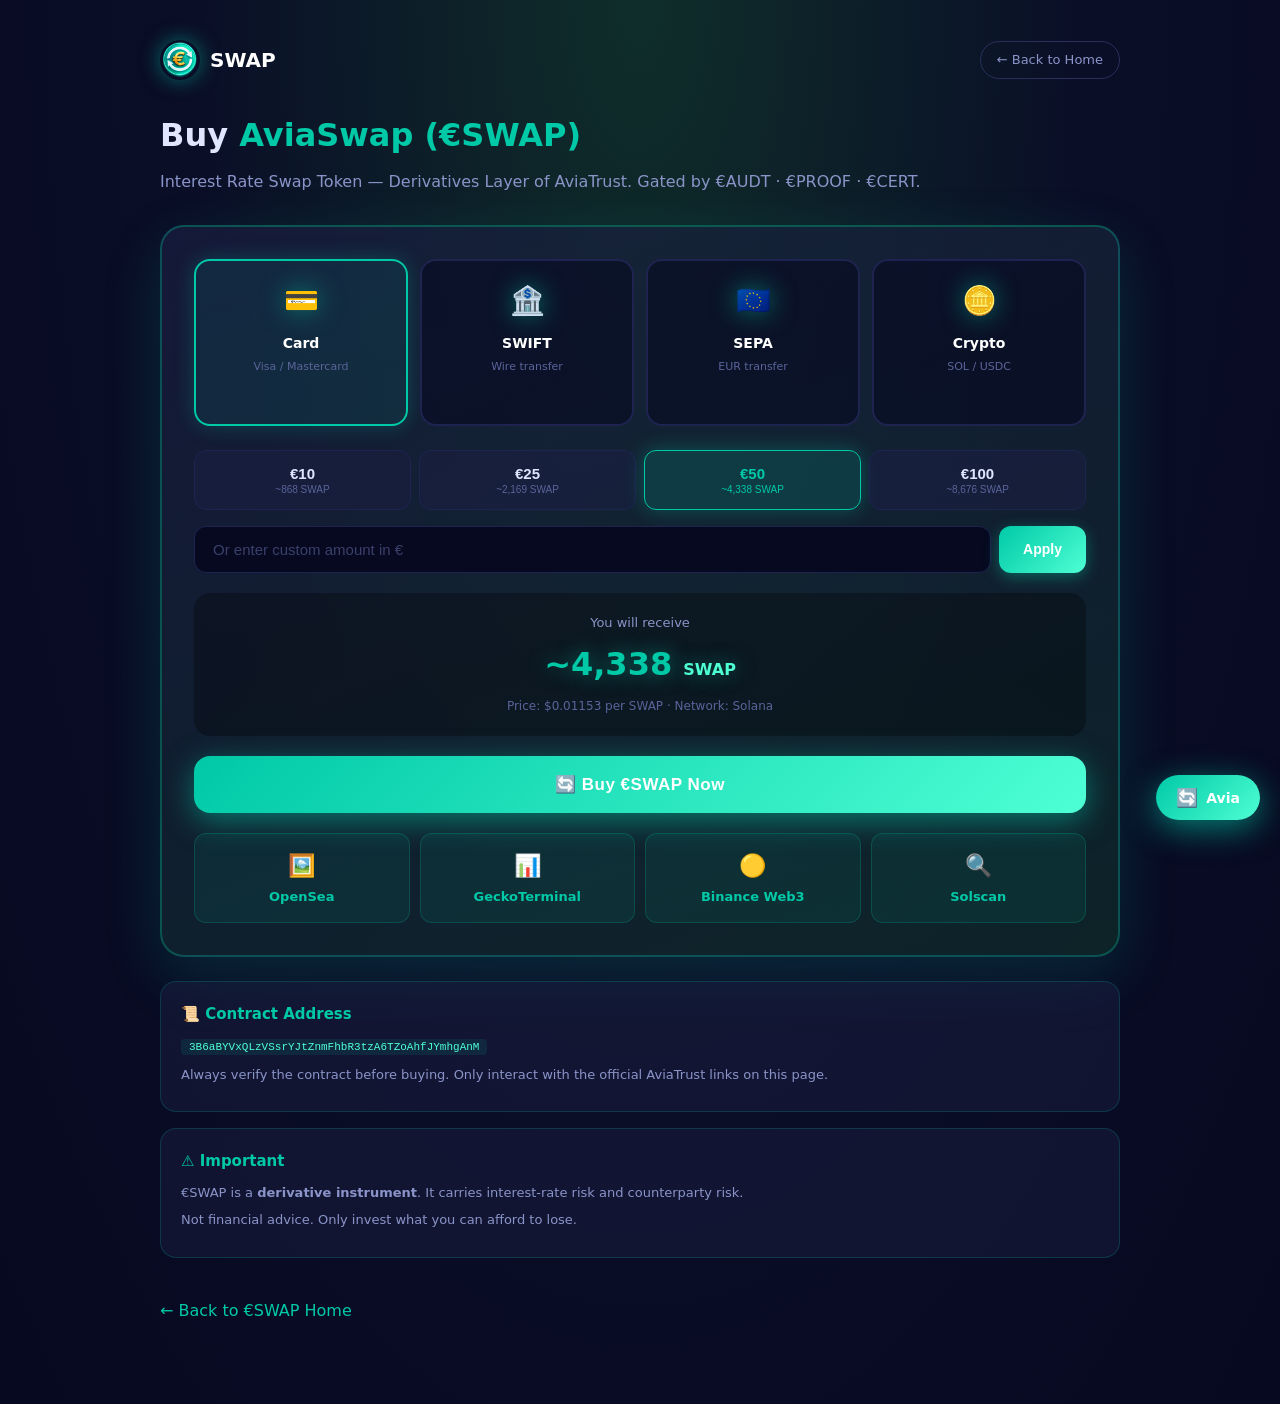
<file: buy.html>
<!DOCTYPE html>
<html lang="en">
<head>
<meta charset="UTF-8" />
<meta name="viewport" content="width=device-width, initial-scale=1.0"/>
<title>Buy AviaSwap (€SWAP) — Interest Rate Swap Token</title>
<link rel="icon" href="swap_logo.png" />
<link rel="stylesheet" href="ai-agent.css" />
<style>
* { margin: 0; padding: 0; box-sizing: border-box; }
body { font-family: 'Segoe UI', system-ui, sans-serif; background: radial-gradient(ellipse at top, #0F2E2A 0%, #0A0E27 50%, #060920 100%); color: #E0E6FF; line-height: 1.6; padding: 40px 0 80px; }
.container { max-width: 1000px; margin: 0 auto; padding: 0 20px; }
.header-bar { display: flex; align-items: center; justify-content: space-between; margin-bottom: 30px; flex-wrap: wrap; gap: 12px; }
.logo { display: flex; align-items: center; gap: 10px; text-decoration: none; color: #fff; }
.logo img { height: 40px; width: auto; border-radius: 50%; box-shadow: 0 0 20px rgba(0,201,167,0.5); }
.logo span { font-size: 20px; font-weight: 700; }
.back-btn { color: #8A94C8; text-decoration: none; font-size: 13px; padding: 8px 16px; border: 1px solid #2A2F5A; border-radius: 20px; transition: 0.3s; }
.back-btn:hover { border-color: #00C9A7; color: #00C9A7; }

h1 { font-size: 32px; margin-bottom: 8px; }
h1 .highlight { color: #00C9A7; }
.sub { color: #8A94C8; margin-bottom: 30px; }

.buy-card { background: linear-gradient(160deg, rgba(26,30,65,0.7), rgba(15,46,42,0.7)); border: 2px solid rgba(0,201,167,0.3); border-radius: 24px; padding: 32px; margin-bottom: 24px; box-shadow: 0 20px 60px rgba(0,201,167,0.15); }

.methods { display: grid; grid-template-columns: repeat(auto-fit, minmax(160px, 1fr)); gap: 12px; margin-bottom: 24px; }
.method { background: rgba(6,9,32,0.6); border: 2px solid #1E2350; border-radius: 16px; padding: 18px 14px; text-align: center; cursor: pointer; transition: 0.3s; }
.method:hover, .method.active { border-color: #00C9A7; background: rgba(0,201,167,0.08); box-shadow: 0 0 20px rgba(0,201,167,0.25); }
.method .icon { font-size: 28px; display: block; margin-bottom: 8px; filter: drop-shadow(0 0 12px rgba(0,201,167,0.5)); }
.method .name { color: #fff; font-size: 14px; font-weight: 600; }
.method .sub { color: #5A649A; font-size: 11px; margin-top: 4px; }

.amount-grid { display: grid; grid-template-columns: repeat(4, 1fr); gap: 8px; margin-bottom: 16px; }
.amount-btn { background: rgba(26,30,65,0.6); border: 1px solid #1E2350; border-radius: 12px; padding: 14px 6px; color: #E0E6FF; font-size: 15px; font-weight: 600; cursor: pointer; transition: 0.3s; }
.amount-btn:hover, .amount-btn.active { border-color: #00C9A7; background: rgba(0,201,167,0.15); color: #00C9A7; box-shadow: 0 0 20px rgba(0,201,167,0.3); }
.amount-btn small { display: block; font-size: 10px; font-weight: 400; color: #5A649A; margin-top: 2px; }
.amount-btn.active small { color: #00C9A7; }

.custom-row { display: flex; gap: 8px; margin-bottom: 20px; }
.custom-row input { flex: 1; padding: 14px 18px; border-radius: 12px; border: 1px solid #1E2350; background: #060920; color: #fff; font-size: 15px; outline: none; }
.custom-row input:focus { border-color: #00C9A7; box-shadow: 0 0 15px rgba(0,201,167,0.2); }
.custom-row input::placeholder { color: #3A406A; }
.custom-row button { padding: 14px 24px; border-radius: 12px; border: none; background: linear-gradient(135deg, #00C9A7, #4EFFD4); color: #fff; font-weight: 700; cursor: pointer; font-size: 14px; box-shadow: 0 4px 15px rgba(0,201,167,0.4); transition: 0.3s; }
.custom-row button:hover { transform: translateY(-2px); box-shadow: 0 8px 25px rgba(0,201,167,0.7); }

.total-box { background: rgba(0,0,0,0.3); border-radius: 16px; padding: 20px; margin-bottom: 20px; text-align: center; }
.total-box .label { font-size: 13px; color: #8A94C8; margin-bottom: 6px; }
.total-box .value { font-size: 32px; font-weight: 800; color: #00C9A7; text-shadow: 0 0 20px rgba(0,201,167,0.5); }
.total-box .value small { font-size: 16px; color: #4EFFD4; }
.total-box .price-note { font-size: 12px; color: #5A649A; margin-top: 6px; }

.buy-cta { width: 100%; padding: 18px 30px; border-radius: 16px; border: none; background: linear-gradient(135deg, #00C9A7, #4EFFD4); color: #fff; font-size: 17px; font-weight: 800; cursor: pointer; box-shadow: 0 8px 30px rgba(0,201,167,0.5); transition: 0.3s; letter-spacing: 0.5px; }
.buy-cta:hover { transform: translateY(-3px); box-shadow: 0 12px 40px rgba(0,201,167,0.8); }

.exchange-links { display: grid; grid-template-columns: repeat(auto-fit, minmax(140px, 1fr)); gap: 10px; margin-top: 20px; }
.exchange-links a { display: block; text-align: center; padding: 14px 10px; border-radius: 12px; background: rgba(0,201,167,0.08); border: 1px solid rgba(0,201,167,0.2); color: #00C9A7; text-decoration: none; font-size: 13px; font-weight: 600; transition: 0.3s; }
.exchange-links a:hover { background: rgba(0,201,167,0.2); border-color: #00C9A7; transform: translateY(-2px); }
.exchange-links a .icon { display: block; font-size: 22px; margin-bottom: 4px; }

.info-card { background: rgba(26,30,65,0.5); border: 1px solid rgba(0,201,167,0.2); border-radius: 16px; padding: 20px; margin-bottom: 16px; }
.info-card h3 { color: #00C9A7; font-size: 15px; margin-bottom: 10px; }
.info-card p { color: #8A94C8; font-size: 13px; margin-bottom: 6px; }
.info-card code { background: rgba(0,201,167,0.1); color: #4EFFD4; padding: 2px 8px; border-radius: 4px; font-family: 'Courier New', monospace; font-size: 11px; word-break: break-all; }

.back-link { display: inline-block; margin-top: 24px; color: #00C9A7; text-decoration: none; font-weight: 500; }
.back-link:hover { text-decoration: underline; }

@media (max-width: 600px) {
  .amount-grid { grid-template-columns: 1fr 1fr; }
  .custom-row { flex-direction: column; }
  .buy-card { padding: 20px; }
}
</style>
</head>
<body>
<div class="container">

  <div class="header-bar">
    <a href="index.html" class="logo">
      <img src="swap_logo.png" alt="AviaSwap" />
      <span>SWAP</span>
    </a>
    <a href="index.html" class="back-btn">← Back to Home</a>
  </div>

  <h1>Buy <span class="highlight">AviaSwap (€SWAP)</span></h1>
  <p class="sub">Interest Rate Swap Token — Derivatives Layer of AviaTrust. Gated by €AUDT · €PROOF · €CERT.</p>

  <div class="buy-card">

    <div class="methods">
      <div class="method active" data-method="card">
        <span class="icon">💳</span>
        <div class="name">Card</div>
        <div class="sub">Visa / Mastercard</div>
      </div>
      <div class="method" data-method="swift">
        <span class="icon">🏦</span>
        <div class="name">SWIFT</div>
        <div class="sub">Wire transfer</div>
      </div>
      <div class="method" data-method="sepa">
        <span class="icon">🇪🇺</span>
        <div class="name">SEPA</div>
        <div class="sub">EUR transfer</div>
      </div>
      <div class="method" data-method="crypto">
        <span class="icon">🪙</span>
        <div class="name">Crypto</div>
        <div class="sub">SOL / USDC</div>
      </div>
    </div>

    <div class="amount-grid">
      <button class="amount-btn" data-usd="10">€10 <small>~868 SWAP</small></button>
      <button class="amount-btn" data-usd="25">€25 <small>~2,169 SWAP</small></button>
      <button class="amount-btn active" data-usd="50">€50 <small>~4,338 SWAP</small></button>
      <button class="amount-btn" data-usd="100">€100 <small>~8,676 SWAP</small></button>
    </div>

    <div class="custom-row">
      <input type="number" id="customAmount" placeholder="Or enter custom amount in €" min="1" />
      <button id="applyCustom">Apply</button>
    </div>

    <div class="total-box">
      <div class="label">You will receive</div>
      <div class="value" id="totalSWAP">~4,338 <small>SWAP</small></div>
      <div class="price-note">Price: $0.01153 per SWAP · Network: Solana</div>
    </div>

    <button class="buy-cta" id="buyBtn">🔄 Buy €SWAP Now</button>

    <div class="exchange-links">
      <a href="https://opensea.io/token/solana/3B6aBYVxQLzVSsrYJtZnmFhbR3tzA6TZoAhfJYmhgAnM" target="_blank">
        <span class="icon">🖼️</span> OpenSea
      </a>
      <a href="https://www.geckoterminal.com/solana/pools/5Kpq5umZRNjsvQUhF3voPMr6PD9w1U2LxiFWhLpNj9ov" target="_blank">
        <span class="icon">📊</span> GeckoTerminal
      </a>
      <a href="https://app.binance.com/uni-qr/web3-token-details?tokenCA=3B6aBYVxQLzVSsrYJtZnmFhbR3tzA6TZoAhfJYmhgAnM&binanceChainId=CT_501&chain=sol" target="_blank">
        <span class="icon">🟡</span> Binance Web3
      </a>
      <a href="https://solscan.io/token/3B6aBYVxQLzVSsrYJtZnmFhbR3tzA6TZoAhfJYmhgAnM" target="_blank">
        <span class="icon">🔍</span> Solscan
      </a>
    </div>

  </div>

  <div class="info-card">
    <h3>📜 Contract Address</h3>
    <p><code>3B6aBYVxQLzVSsrYJtZnmFhbR3tzA6TZoAhfJYmhgAnM</code></p>
    <p style="margin-top:8px;">Always verify the contract before buying. Only interact with the official AviaTrust links on this page.</p>
  </div>

  <div class="info-card">
    <h3>⚠️ Important</h3>
    <p>€SWAP is a <strong>derivative instrument</strong>. It carries interest-rate risk and counterparty risk.</p>
    <p>Not financial advice. Only invest what you can afford to lose.</p>
  </div>

  <a href="index.html" class="back-link">← Back to €SWAP Home</a>
</div>

<script>
const price = 0.01153;
const totalEl = document.getElementById('totalSWAP');
const customInput = document.getElementById('customAmount');
const applyBtn = document.getElementById('applyCustom');

document.querySelectorAll('.method').forEach(m => {
  m.addEventListener('click', function() {
    document.querySelectorAll('.method').forEach(x => x.classList.remove('active'));
    this.classList.add('active');
  });
});

function updateTotal(usd) {
  const amount = Math.floor(usd / price);
  totalEl.innerHTML = '~' + amount.toLocaleString() + ' <small>SWAP</small>';
}

document.querySelectorAll('.amount-btn').forEach(btn => {
  btn.addEventListener('click', function() {
    document.querySelectorAll('.amount-btn').forEach(b => b.classList.remove('active'));
    this.classList.add('active');
    updateTotal(parseFloat(this.dataset.usd));
  });
});

applyBtn.addEventListener('click', function() {
  const val = parseFloat(customInput.value);
  if (val && val > 0) {
    document.querySelectorAll('.amount-btn').forEach(b => b.classList.remove('active'));
    updateTotal(val);
  } else { alert('Enter a valid amount'); }
});

customInput.addEventListener('keydown', e => { if (e.key === 'Enter') applyBtn.click(); });

document.getElementById('buyBtn').addEventListener('click', function() {
  window.open('https://opensea.io/token/solana/3B6aBYVxQLzVSsrYJtZnmFhbR3tzA6TZoAhfJYmhgAnM', '_blank');
});
</script>

<script src="counter.js"></script>
<script src="ai-agent.js"></script>

</body>
</html>
</file>
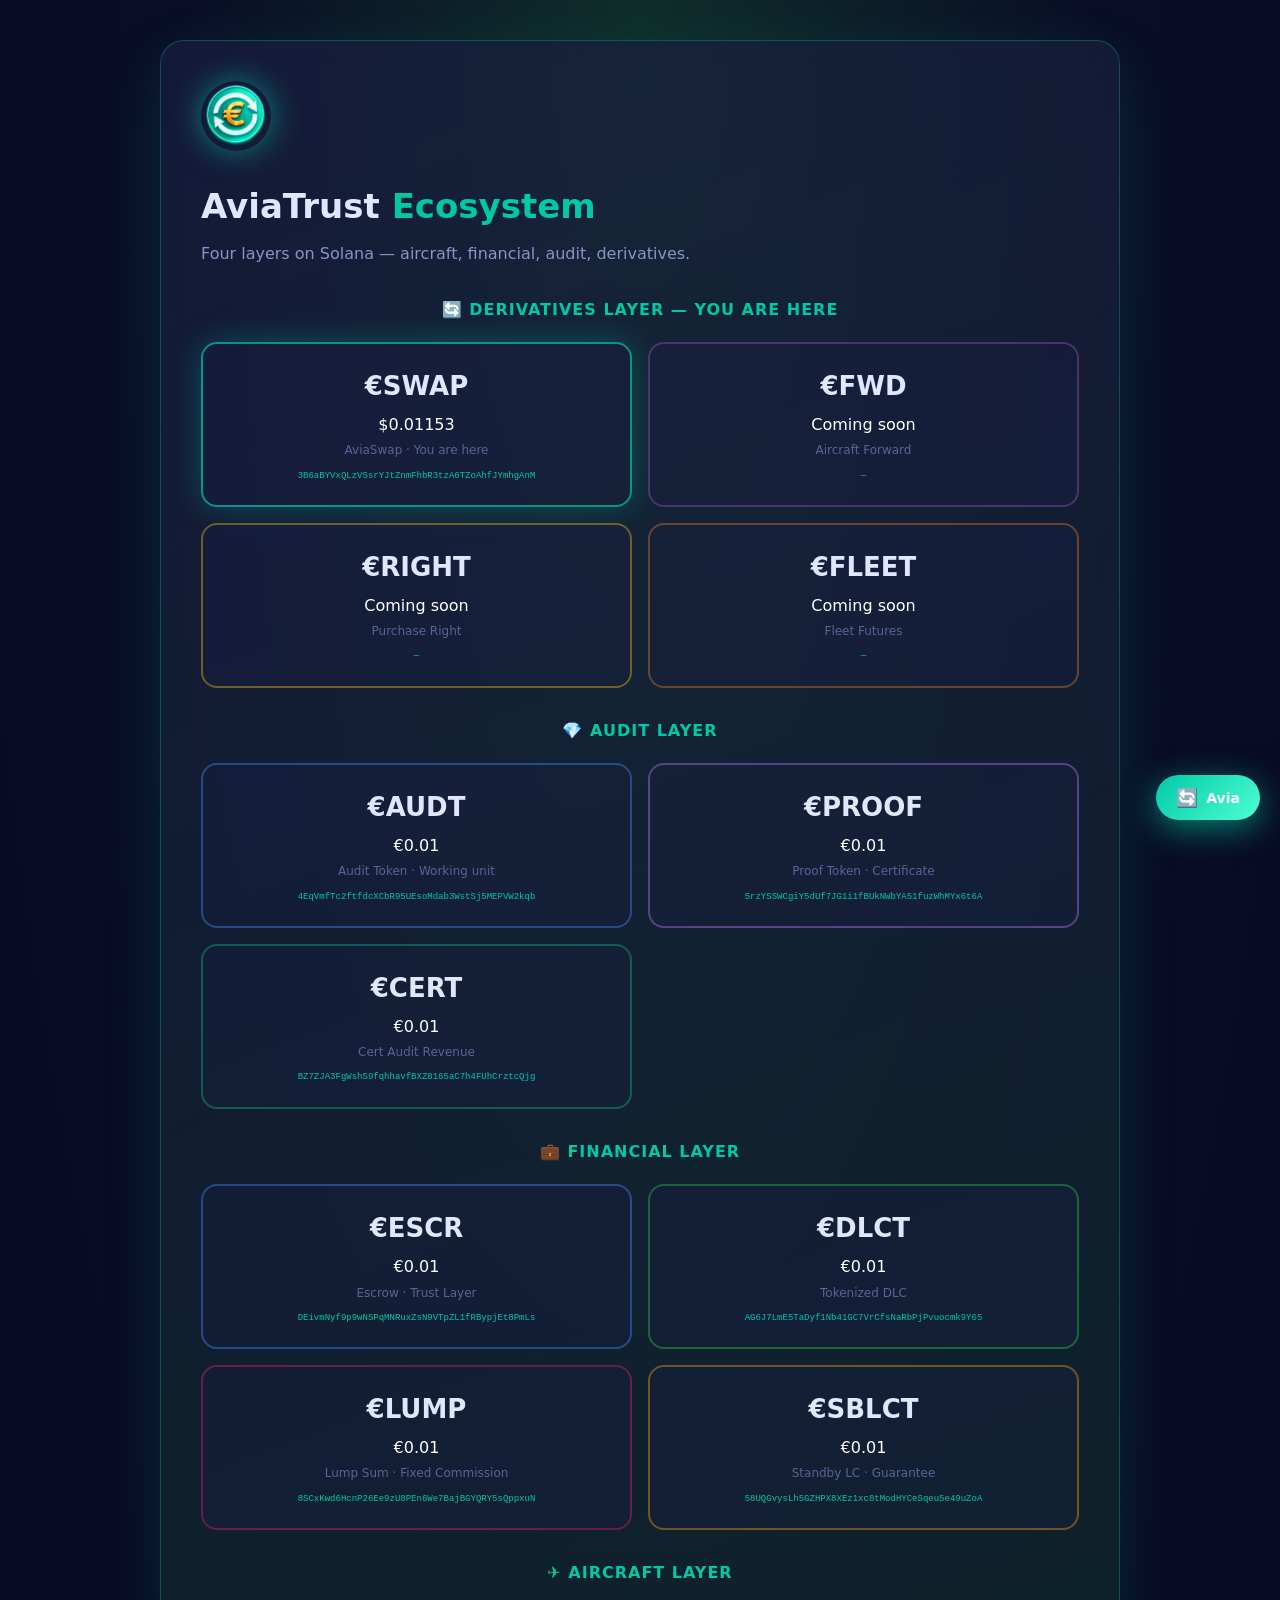
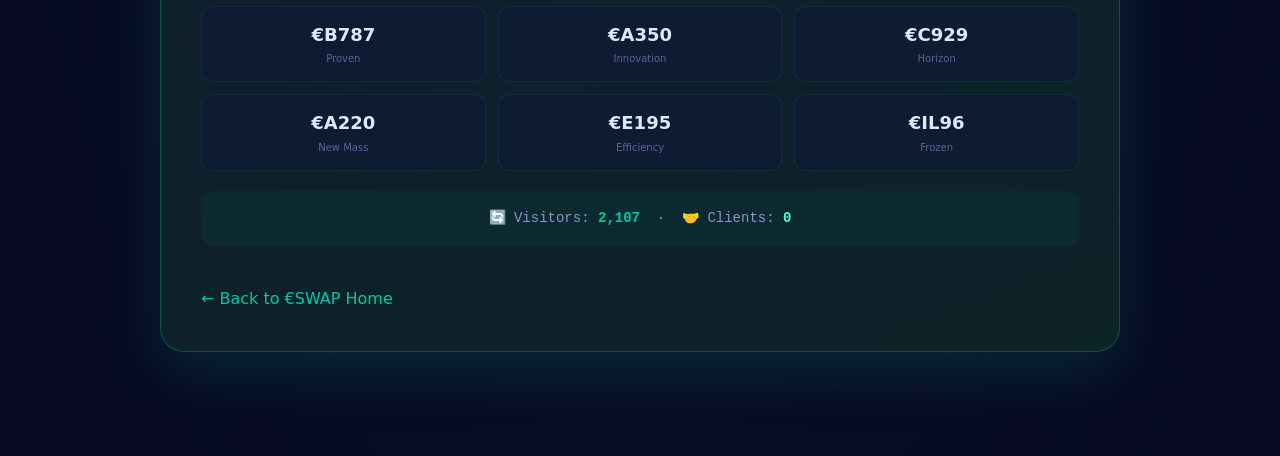
<file: ecosystem.html>
<!DOCTYPE html>
<html lang="en">
<head>
<meta charset="UTF-8" />
<meta name="viewport" content="width=device-width, initial-scale=1.0"/>
<title>AviaSwap (€SWAP) — AviaTrust Ecosystem</title>
<link rel="icon" href="swap_logo.png" />
<link rel="stylesheet" href="ai-agent.css" />
<style>
* { margin: 0; padding: 0; box-sizing: border-box; }
body { font-family: 'Segoe UI', system-ui, sans-serif; background: radial-gradient(ellipse at top, #0F2E2A 0%, #0A0E27 50%, #060920 100%); color: #E0E6FF; line-height: 1.6; padding: 40px 0 80px; }
.container { max-width: 1000px; margin: 0 auto; padding: 0 20px; }
.header-bar { display: flex; align-items: center; justify-content: space-between; margin-bottom: 30px; flex-wrap: wrap; gap: 12px; }
.logo { display: flex; align-items: center; gap: 10px; text-decoration: none; color: #fff; }
.logo img { height: 40px; width: auto; border-radius: 50%; box-shadow: 0 0 20px rgba(0,201,167,0.5); }
.logo span { font-size: 20px; font-weight: 700; }
.back-btn { color: #8A94C8; text-decoration: none; font-size: 13px; padding: 8px 16px; border: 1px solid #2A2F5A; border-radius: 20px; transition: 0.3s; }
.back-btn:hover { border-color: #00C9A7; color: #00C9A7; }

.glass-card { background: linear-gradient(160deg, rgba(26,30,65,0.7), rgba(15,46,42,0.7)); backdrop-filter: blur(12px); border: 1px solid rgba(0,201,167,0.3); border-radius: 24px; padding: 40px; margin-bottom: 24px; box-shadow: 0 20px 60px rgba(0,201,167,0.15); }
.glass-card h1 { font-size: 34px; margin-bottom: 8px; }
.glass-card h1 .highlight { color: #00C9A7; }
.glass-card .sub { color: #8A94C8; margin-bottom: 24px; }

.section-subtitle { text-align: center; margin: 30px 0 16px; color: #00C9A7; font-size: 16px; font-weight: 600; text-transform: uppercase; letter-spacing: 1px; }

.token-row { display: grid; grid-template-columns: repeat(2, 1fr); gap: 16px; margin: 20px 0; }
.token-card { background: rgba(26,30,65,0.4); border: 2px solid rgba(0,201,167,0.2); border-radius: 16px; padding: 22px 16px; text-align: center; transition: 0.3s; text-decoration: none; color: #E0E6FF; display: block; }
.token-card:hover { transform: translateY(-3px); box-shadow: 0 15px 30px rgba(0,201,167,0.2); }
.token-card .symbol { font-size: 26px; font-weight: 700; }
.token-card .price { font-size: 16px; color: #fff; margin-top: 4px; }
.token-card .desc { font-size: 12px; color: #5A649A; margin-top: 4px; }
.token-card .contract { font-size: 9px; font-family: 'Courier New', monospace; color: #00C9A7; margin-top: 8px; word-break: break-all; }
.token-card.swap { border-color: rgba(0,201,167,0.7); box-shadow: 0 0 30px rgba(0,201,167,0.3); }
.token-card.fwd { border-color: rgba(155,89,182,0.4); }
.token-card.right { border-color: rgba(241,196,15,0.4); }
.token-card.fleet { border-color: rgba(230,126,34,0.4); }
.token-card.audt { border-color: rgba(74,140,255,0.4); }
.token-card.proof { border-color: rgba(181,123,255,0.4); }
.token-card.cert { border-color: rgba(16,185,129,0.4); }
.token-card.escr { border-color: rgba(74,140,255,0.4); }
.token-card.dlct { border-color: rgba(46,204,64,0.4); }
.token-card.sblct { border-color: rgba(255,165,0,0.4); }
.token-card.lump { border-color: rgba(233,30,99,0.4); }

.aircraft-row { display: grid; grid-template-columns: repeat(3, 1fr); gap: 12px; margin: 20px 0; }
.aircraft-card { background: rgba(15,20,64,0.4); border: 1px solid rgba(0,201,167,0.1); border-radius: 12px; padding: 14px 10px; text-align: center; text-decoration: none; color: #E0E6FF; display: block; transition: 0.3s; }
.aircraft-card:hover { border-color: #00C9A7; transform: translateY(-2px); }
.aircraft-card .symbol { font-size: 18px; font-weight: 700; }
.aircraft-card .desc { font-size: 10px; color: #5A649A; margin-top: 2px; }

.counter-box { text-align: center; padding: 16px; background: rgba(0,201,167,0.05); border-radius: 12px; margin: 20px 0; font-size: 14px; color: #8A94C8; font-family: 'Courier New', monospace; }
.counter-box .counter-visitors { color: #00C9A7; font-weight: 600; }
.counter-box .counter-clients { color: #4EFFD4; font-weight: 600; }

.back-link { display: inline-block; margin-top: 20px; color: #00C9A7; text-decoration: none; font-weight: 500; }
.back-link:hover { text-decoration: underline; }
.logo-img { height: 70px; width: auto; margin-bottom: 20px; border-radius: 50%; box-shadow: 0 0 30px rgba(0,201,167,0.6); }

@media (max-width: 800px) { .token-row { grid-template-columns: 1fr; } .aircraft-row { grid-template-columns: 1fr 1fr; } .glass-card { padding: 24px; } }
</style>
</head>
<body>
<div class="container">
<div class="glass-card">
<img src="swap_logo.png" alt="AviaSwap" class="logo-img" />
<h1>AviaTrust <span class="highlight">Ecosystem</span></h1>
<p class="sub">Four layers on Solana — aircraft, financial, audit, derivatives.</p>

<div class="section-subtitle">🔄 Derivatives Layer — You are here</div>
<div class="token-row">
  <a href="index.html" class="token-card swap">
    <div class="symbol">€SWAP</div>
    <div class="price">$0.01153</div>
    <div class="desc">AviaSwap · You are here</div>
    <div class="contract">3B6aBYVxQLzVSsrYJtZnmFhbR3tzA6TZoAhfJYmhgAnM</div>
  </a>
  <a href="https://aviabank.github.io/fwd/" target="_blank" class="token-card fwd">
    <div class="symbol">€FWD</div>
    <div class="price">Coming soon</div>
    <div class="desc">Aircraft Forward</div>
    <div class="contract">—</div>
  </a>
  <a href="https://aviabank.github.io/right/" target="_blank" class="token-card right">
    <div class="symbol">€RIGHT</div>
    <div class="price">Coming soon</div>
    <div class="desc">Purchase Right</div>
    <div class="contract">—</div>
  </a>
  <a href="https://aviabank.github.io/fleet/" target="_blank" class="token-card fleet">
    <div class="symbol">€FLEET</div>
    <div class="price">Coming soon</div>
    <div class="desc">Fleet Futures</div>
    <div class="contract">—</div>
  </a>
</div>

<div class="section-subtitle">💎 Audit Layer</div>
<div class="token-row">
  <a href="https://aviabank.github.io/audt/" target="_blank" class="token-card audt">
    <div class="symbol">€AUDT</div>
    <div class="price">€0.01</div>
    <div class="desc">Audit Token · Working unit</div>
    <div class="contract">4EqVmfTc2ftfdcXCbR95UEsoMdab3WstSj5MEPVW2kqb</div>
  </a>
  <a href="https://aviabank.github.io/proof/" target="_blank" class="token-card proof">
    <div class="symbol">€PROOF</div>
    <div class="price">€0.01</div>
    <div class="desc">Proof Token · Certificate</div>
    <div class="contract">5rzYSSWCgiY5dUf7JG1i1fBUkNWbYA51fuzWhMYx6t6A</div>
  </a>
  <a href="https://aviabank.github.io/cert/" target="_blank" class="token-card cert">
    <div class="symbol">€CERT</div>
    <div class="price">€0.01</div>
    <div class="desc">Cert Audit Revenue</div>
    <div class="contract">BZ7ZJA3FgWshS9fqhhavfBXZ8165aC7h4FUhCrztcQjg</div>
  </a>
</div>

<div class="section-subtitle">💼 Financial Layer</div>
<div class="token-row">
  <a href="https://aviabank.github.io/escr/" target="_blank" class="token-card escr">
    <div class="symbol">€ESCR</div>
    <div class="price">€0.01</div>
    <div class="desc">Escrow · Trust Layer</div>
    <div class="contract">DEivmNyf9p9wNSPqMNRuxZsN9VTpZL1fRBypjEt8PmLs</div>
  </a>
  <a href="https://aviabank.github.io/dlct/" target="_blank" class="token-card dlct">
    <div class="symbol">€DLCT</div>
    <div class="price">€0.01</div>
    <div class="desc">Tokenized DLC</div>
    <div class="contract">AG6J7LmE5TaDyf1Nb41GC7VrCfsNaRbPjPvuocmk9Y65</div>
  </a>
  <a href="https://aviabank.github.io/lump/" target="_blank" class="token-card lump">
    <div class="symbol">€LUMP</div>
    <div class="price">€0.01</div>
    <div class="desc">Lump Sum · Fixed Commission</div>
    <div class="contract">8SCxKwd6HcnP26Ee9zU8PEn6We7BajBGYQRY5sQppxuN</div>
  </a>
  <a href="https://aviabank.github.io/sblct/" target="_blank" class="token-card sblct">
    <div class="symbol">€SBLCT</div>
    <div class="price">€0.01</div>
    <div class="desc">Standby LC · Guarantee</div>
    <div class="contract">58UQGvysLh5GZHPX8XEz1xc8tModHYCeSqeu5e49uZoA</div>
  </a>
</div>

<div class="section-subtitle">✈️ Aircraft Layer</div>
<div class="aircraft-row">
  <a href="https://aviabank.github.io/b787/" target="_blank" class="aircraft-card"><div class="symbol">€B787</div><div class="desc">Proven</div></a>
  <a href="https://aviabank.github.io/a350/" target="_blank" class="aircraft-card"><div class="symbol">€A350</div><div class="desc">Innovation</div></a>
  <a href="https://aviabank.github.io/c929/" target="_blank" class="aircraft-card"><div class="symbol">€C929</div><div class="desc">Horizon</div></a>
  <a href="https://aviabank.github.io/a220/" target="_blank" class="aircraft-card"><div class="symbol">€A220</div><div class="desc">New Mass</div></a>
  <a href="https://aviabank.github.io/e195/" target="_blank" class="aircraft-card"><div class="symbol">€E195</div><div class="desc">Efficiency</div></a>
  <a href="https://aviabank.github.io/il96/" target="_blank" class="aircraft-card"><div class="symbol">€IL96</div><div class="desc">Frozen</div></a>
</div>

<div class="counter-box">
  🔄 Visitors: <span class="counter-visitors">2,030</span>
  &nbsp;·&nbsp;
  🤝 Clients: <span class="counter-clients">0</span>
</div>

<a href="index.html" class="back-link">← Back to €SWAP Home</a>
</div>
</div>
<script src="counter.js"></script>
<script src="ai-agent.js"></script>
</body>
</html>
</file>
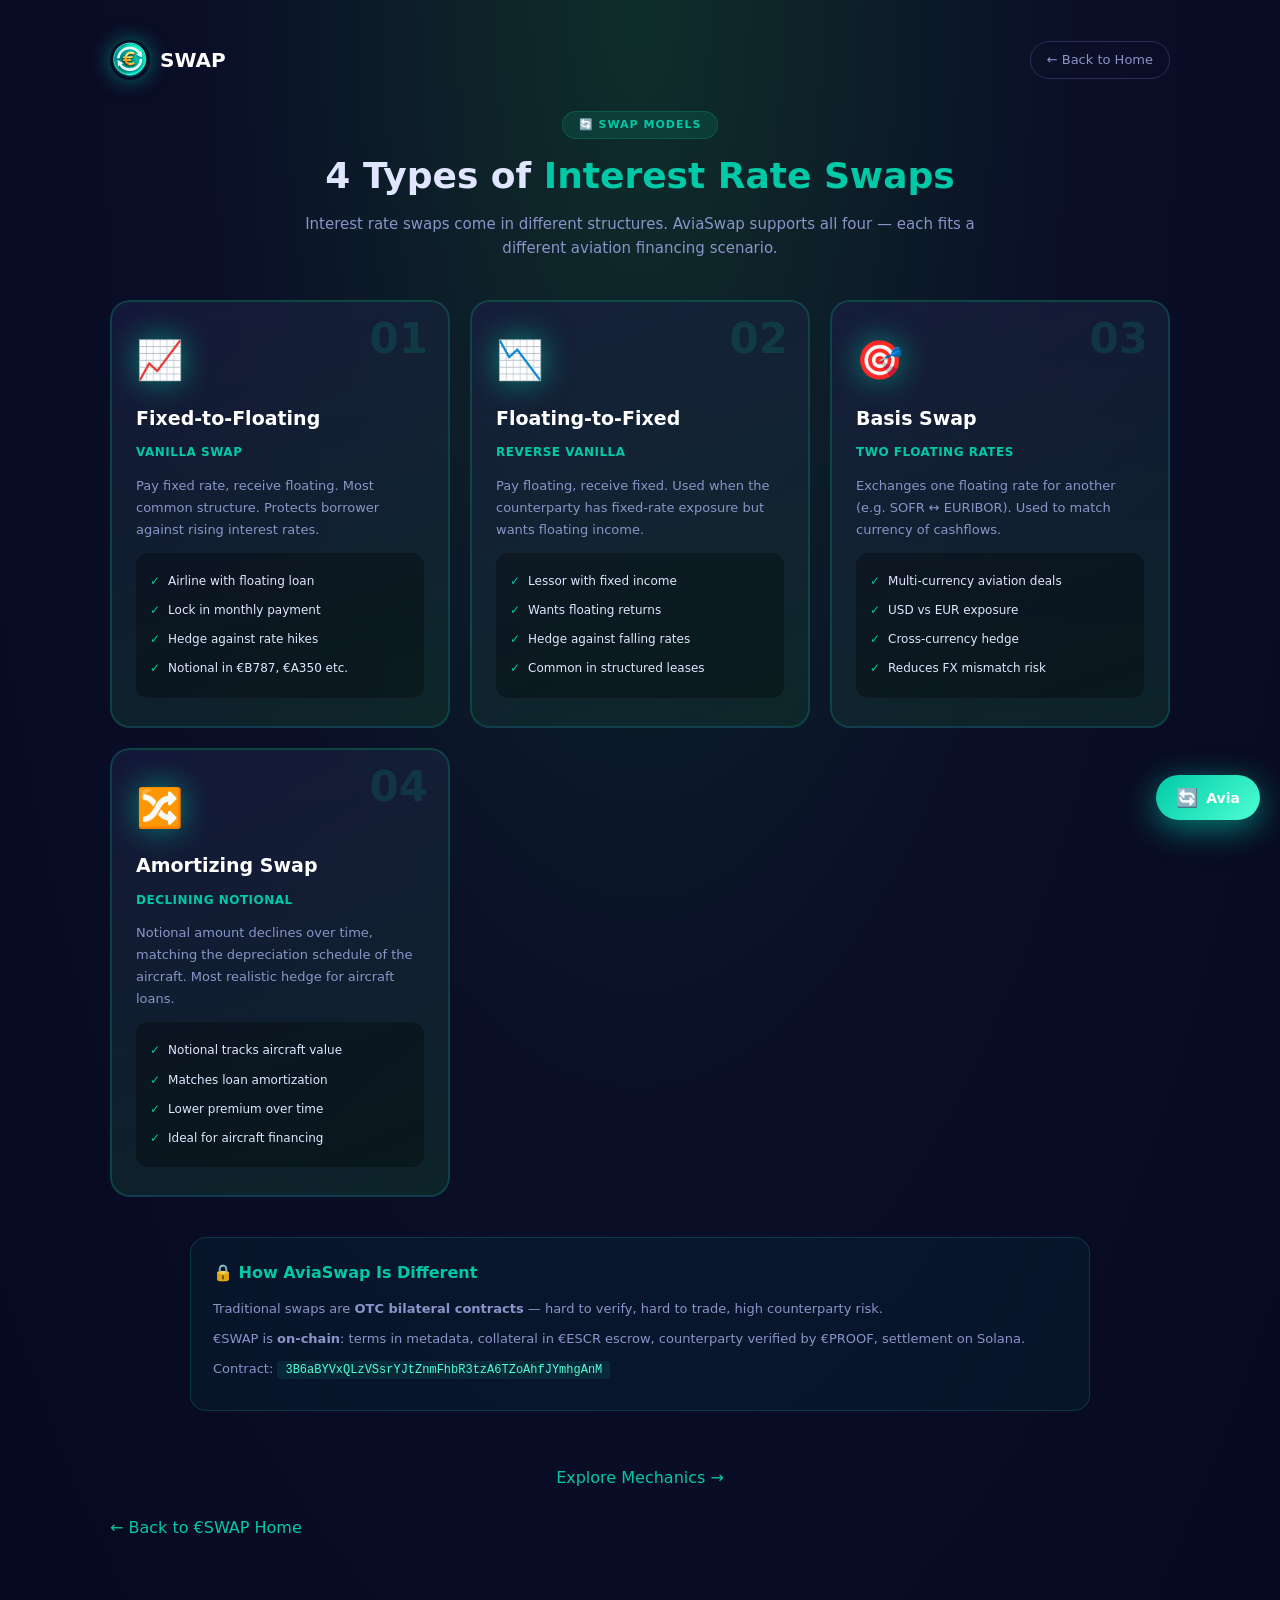
<file: fintech1.html>
<!DOCTYPE html>
<html lang="en">
<head>
<meta charset="UTF-8" />
<meta name="viewport" content="width=device-width, initial-scale=1.0"/>
<title>AviaSwap (€SWAP) — 4 Types of Interest Rate Swaps</title>
<link rel="icon" href="swap_logo.png" />
<link rel="stylesheet" href="ai-agent.css" />
<style>
* { margin: 0; padding: 0; box-sizing: border-box; }
body { font-family: 'Segoe UI', system-ui, sans-serif; background: radial-gradient(ellipse at top, #0F2E2A 0%, #0A0E27 50%, #060920 100%); color: #E0E6FF; line-height: 1.6; padding: 40px 0 80px; }
.container { max-width: 1100px; margin: 0 auto; padding: 0 20px; }
.header-bar { display: flex; align-items: center; justify-content: space-between; margin-bottom: 30px; flex-wrap: wrap; gap: 12px; }
.logo { display: flex; align-items: center; gap: 10px; text-decoration: none; color: #fff; }
.logo img { height: 40px; width: auto; border-radius: 50%; box-shadow: 0 0 20px rgba(0,201,167,0.5); }
.logo span { font-size: 20px; font-weight: 700; }
.back-btn { color: #8A94C8; text-decoration: none; font-size: 13px; padding: 8px 16px; border: 1px solid #2A2F5A; border-radius: 20px; transition: 0.3s; }
.back-btn:hover { border-color: #00C9A7; color: #00C9A7; }

.section-header { text-align: center; margin-bottom: 40px; }
.section-tag { display: inline-block; background: rgba(0,201,167,0.12); color: #00C9A7; padding: 4px 16px; border-radius: 20px; font-size: 11px; font-weight: 600; text-transform: uppercase; letter-spacing: 1px; border: 1px solid rgba(0,201,167,0.2); }
.section-header h1 { font-size: 36px; font-weight: 700; margin: 8px 0; }
.section-header h1 .highlight { color: #00C9A7; }
.section-header p { color: #8A94C8; max-width: 700px; margin: 0 auto; font-size: 15px; }

.models-grid { display: grid; grid-template-columns: repeat(auto-fit, minmax(280px, 1fr)); gap: 20px; margin-bottom: 40px; }
.model-card { background: linear-gradient(160deg, rgba(26,30,65,0.7), rgba(15,46,42,0.7)); border: 2px solid rgba(0,201,167,0.2); border-radius: 20px; padding: 28px 24px; transition: 0.4s; position: relative; }
.model-card:hover { border-color: #00C9A7; transform: translateY(-6px); box-shadow: 0 25px 60px rgba(0,201,167,0.25); }
.model-card .num { position: absolute; top: 16px; right: 20px; font-size: 42px; font-weight: 800; color: rgba(0,201,167,0.15); line-height: 1; }
.model-card .icon { font-size: 38px; margin-bottom: 12px; filter: drop-shadow(0 0 15px rgba(0,201,167,0.6)); }
.model-card h3 { color: #fff; font-size: 19px; margin-bottom: 10px; }
.model-card .tagline { color: #00C9A7; font-size: 12px; font-weight: 600; text-transform: uppercase; letter-spacing: 0.5px; margin-bottom: 12px; }
.model-card p { color: #8A94C8; font-size: 13px; line-height: 1.7; margin-bottom: 12px; }
.model-card ul { list-style: none; padding: 14px; background: rgba(0,0,0,0.3); border-radius: 12px; margin-top: 12px; }
.model-card ul li { color: #E0E6FF; font-size: 12px; padding: 5px 0; display: flex; align-items: flex-start; gap: 8px; }
.model-card ul li::before { content: '✓'; color: #00C9A7; font-weight: 700; flex-shrink: 0; }

.info-block { max-width: 900px; margin: 30px auto; background: rgba(0,201,167,0.05); border: 1px solid rgba(0,201,167,0.2); border-radius: 16px; padding: 22px; }
.info-block h3 { color: #00C9A7; font-size: 16px; margin-bottom: 12px; }
.info-block p { color: #8A94C8; font-size: 13px; line-height: 1.7; margin-bottom: 8px; }
.info-block code { background: rgba(0,201,167,0.1); color: #4EFFD4; padding: 2px 8px; border-radius: 4px; font-family: 'Courier New', monospace; font-size: 12px; }

.back-link { display: inline-block; margin-top: 24px; color: #00C9A7; text-decoration: none; font-weight: 500; }
.back-link:hover { text-decoration: underline; }
.center { text-align: center; }
</style>
</head>
<body>
<div class="container">

  <div class="header-bar">
    <a href="index.html" class="logo">
      <img src="swap_logo.png" alt="AviaSwap" />
      <span>SWAP</span>
    </a>
    <a href="index.html" class="back-btn">← Back to Home</a>
  </div>

  <div class="section-header">
    <span class="section-tag">🔄 Swap Models</span>
    <h1>4 Types of <span class="highlight">Interest Rate Swaps</span></h1>
    <p>Interest rate swaps come in different structures. AviaSwap supports all four — each fits a different aviation financing scenario.</p>
  </div>

  <div class="models-grid">

    <div class="model-card">
      <div class="num">01</div>
      <div class="icon">📈</div>
      <h3>Fixed-to-Floating</h3>
      <div class="tagline">Vanilla swap</div>
      <p>Pay fixed rate, receive floating. Most common structure. Protects borrower against rising interest rates.</p>
      <ul>
        <li>Airline with floating loan</li>
        <li>Lock in monthly payment</li>
        <li>Hedge against rate hikes</li>
        <li>Notional in €B787, €A350 etc.</li>
      </ul>
    </div>

    <div class="model-card">
      <div class="num">02</div>
      <div class="icon">📉</div>
      <h3>Floating-to-Fixed</h3>
      <div class="tagline">Reverse vanilla</div>
      <p>Pay floating, receive fixed. Used when the counterparty has fixed-rate exposure but wants floating income.</p>
      <ul>
        <li>Lessor with fixed income</li>
        <li>Wants floating returns</li>
        <li>Hedge against falling rates</li>
        <li>Common in structured leases</li>
      </ul>
    </div>

    <div class="model-card">
      <div class="num">03</div>
      <div class="icon">🎯</div>
      <h3>Basis Swap</h3>
      <div class="tagline">Two floating rates</div>
      <p>Exchanges one floating rate for another (e.g. SOFR ↔ EURIBOR). Used to match currency of cashflows.</p>
      <ul>
        <li>Multi-currency aviation deals</li>
        <li>USD vs EUR exposure</li>
        <li>Cross-currency hedge</li>
        <li>Reduces FX mismatch risk</li>
      </ul>
    </div>

    <div class="model-card">
      <div class="num">04</div>
      <div class="icon">🔀</div>
      <h3>Amortizing Swap</h3>
      <div class="tagline">Declining notional</div>
      <p>Notional amount declines over time, matching the depreciation schedule of the aircraft. Most realistic hedge for aircraft loans.</p>
      <ul>
        <li>Notional tracks aircraft value</li>
        <li>Matches loan amortization</li>
        <li>Lower premium over time</li>
        <li>Ideal for aircraft financing</li>
      </ul>
    </div>

  </div>

  <div class="info-block">
    <h3>🔒 How AviaSwap Is Different</h3>
    <p>Traditional swaps are <strong>OTC bilateral contracts</strong> — hard to verify, hard to trade, high counterparty risk.</p>
    <p>€SWAP is <strong>on-chain</strong>: terms in metadata, collateral in €ESCR escrow, counterparty verified by €PROOF, settlement on Solana.</p>
    <p>Contract: <code>3B6aBYVxQLzVSsrYJtZnmFhbR3tzA6TZoAhfJYmhgAnM</code></p>
  </div>

  <div class="center">
    <a href="fintech2.html" class="back-link" style="color:#00C9A7;">Explore Mechanics →</a>
  </div>

  <a href="index.html" class="back-link">← Back to €SWAP Home</a>
</div>

<script src="counter.js"></script>
<script src="ai-agent.js"></script>

</body>
</html>
</file>
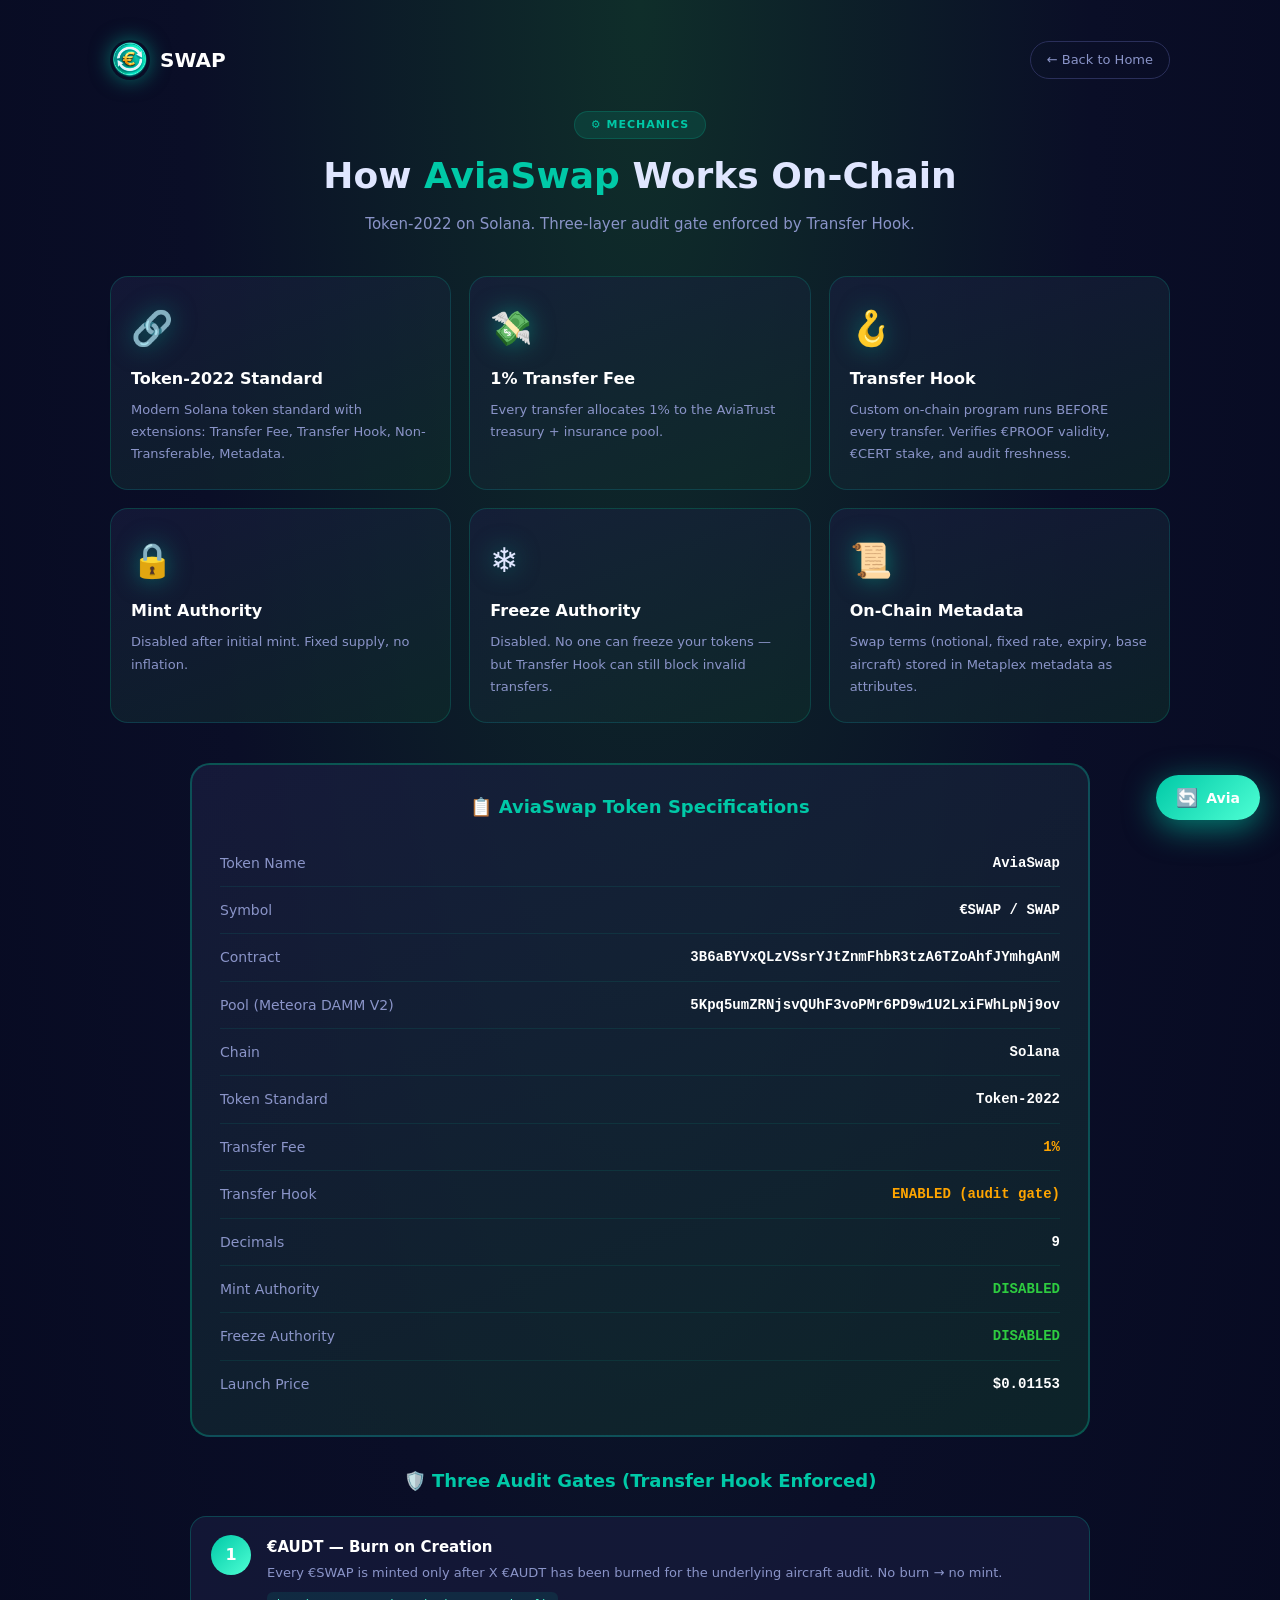
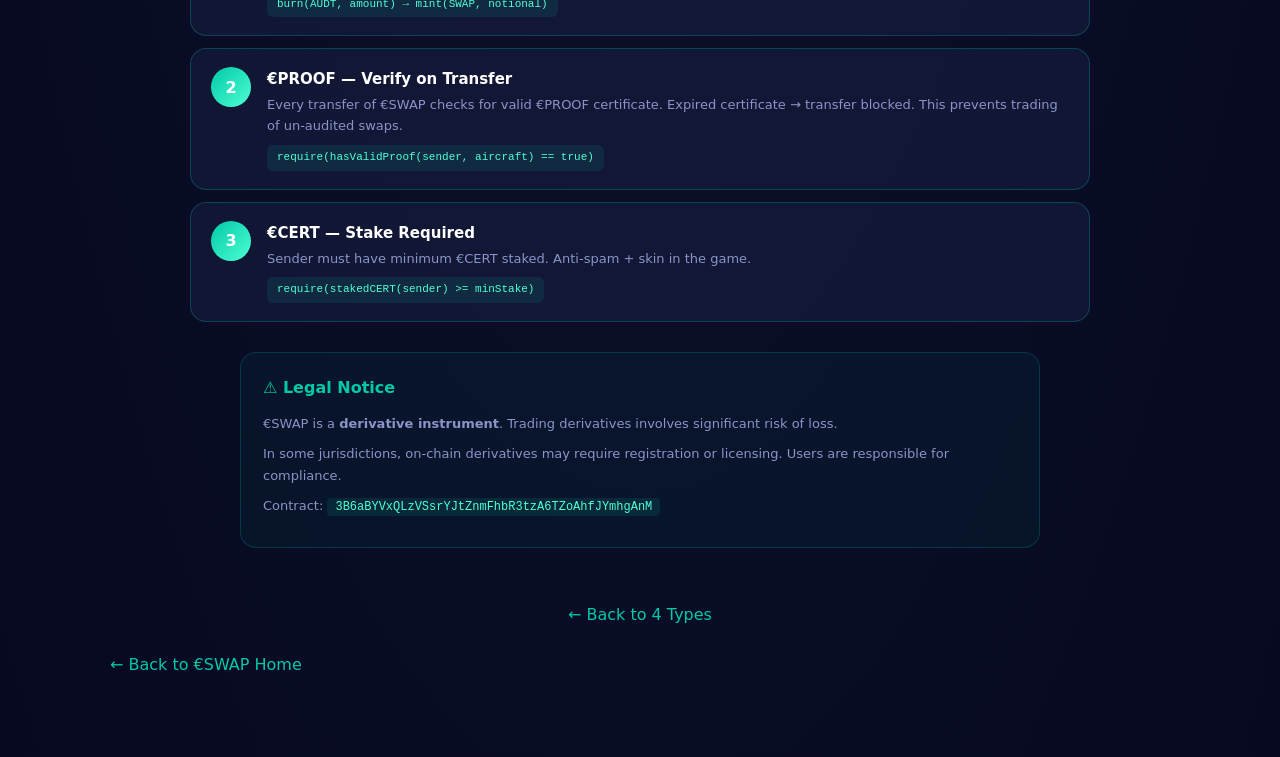
<file: fintech2.html>
<!DOCTYPE html>
<html lang="en">
<head>
<meta charset="UTF-8" />
<meta name="viewport" content="width=device-width, initial-scale=1.0"/>
<title>AviaSwap (€SWAP) — Mechanics & Token-2022 Gates</title>
<link rel="icon" href="swap_logo.png" />
<link rel="stylesheet" href="ai-agent.css" />
<style>
* { margin: 0; padding: 0; box-sizing: border-box; }
body { font-family: 'Segoe UI', system-ui, sans-serif; background: radial-gradient(ellipse at top, #0F2E2A 0%, #0A0E27 50%, #060920 100%); color: #E0E6FF; line-height: 1.6; padding: 40px 0 80px; }
.container { max-width: 1100px; margin: 0 auto; padding: 0 20px; }
.header-bar { display: flex; align-items: center; justify-content: space-between; margin-bottom: 30px; flex-wrap: wrap; gap: 12px; }
.logo { display: flex; align-items: center; gap: 10px; text-decoration: none; color: #fff; }
.logo img { height: 40px; width: auto; border-radius: 50%; box-shadow: 0 0 20px rgba(0,201,167,0.5); }
.logo span { font-size: 20px; font-weight: 700; }
.back-btn { color: #8A94C8; text-decoration: none; font-size: 13px; padding: 8px 16px; border: 1px solid #2A2F5A; border-radius: 20px; transition: 0.3s; }
.back-btn:hover { border-color: #00C9A7; color: #00C9A7; }

.section-header { text-align: center; margin-bottom: 40px; }
.section-tag { display: inline-block; background: rgba(0,201,167,0.12); color: #00C9A7; padding: 4px 16px; border-radius: 20px; font-size: 11px; font-weight: 600; text-transform: uppercase; letter-spacing: 1px; border: 1px solid rgba(0,201,167,0.2); }
.section-header h1 { font-size: 36px; font-weight: 700; margin: 8px 0; }
.section-header h1 .highlight { color: #00C9A7; }
.section-header p { color: #8A94C8; max-width: 700px; margin: 0 auto; font-size: 15px; }

.mechanics-grid { display: grid; grid-template-columns: repeat(auto-fit, minmax(260px, 1fr)); gap: 18px; margin-bottom: 40px; }
.mech-card { background: linear-gradient(160deg, rgba(26,30,65,0.6), rgba(15,46,42,0.6)); border: 1px solid rgba(0,201,167,0.2); border-radius: 18px; padding: 24px 20px; transition: 0.3s; }
.mech-card:hover { border-color: #00C9A7; transform: translateY(-4px); box-shadow: 0 20px 40px rgba(0,201,167,0.2); }
.mech-card .icon { font-size: 34px; margin-bottom: 10px; filter: drop-shadow(0 0 12px rgba(0,201,167,0.5)); }
.mech-card h3 { color: #fff; font-size: 16px; margin-bottom: 8px; }
.mech-card p { color: #8A94C8; font-size: 13px; line-height: 1.7; }

.specs-block { max-width: 900px; margin: 30px auto; background: linear-gradient(160deg, rgba(26,30,65,0.7), rgba(15,46,42,0.7)); border: 2px solid rgba(0,201,167,0.3); border-radius: 20px; padding: 28px; }
.specs-block h3 { color: #00C9A7; font-size: 18px; margin-bottom: 18px; text-align: center; }
.spec-row { display: flex; justify-content: space-between; padding: 12px 0; border-bottom: 1px solid rgba(0,201,167,0.1); font-size: 14px; gap: 12px; flex-wrap: wrap; }
.spec-row:last-child { border-bottom: none; }
.spec-row .label { color: #8A94C8; }
.spec-row .value { color: #fff; font-family: 'Courier New', monospace; text-align: right; word-break: break-all; font-weight: 600; }
.spec-row .value.good { color: #2ECC40; }
.spec-row .value.warn { color: #FFA500; }

.gates-block { max-width: 900px; margin: 30px auto; }
.gates-block h3 { color: #00C9A7; font-size: 18px; margin-bottom: 20px; text-align: center; }
.gate-item { display: flex; gap: 16px; padding: 18px 20px; background: rgba(26,30,65,0.6); border: 1px solid rgba(0,201,167,0.25); border-radius: 16px; margin-bottom: 12px; align-items: flex-start; }
.gate-item .gate-num { flex-shrink: 0; width: 40px; height: 40px; border-radius: 50%; background: linear-gradient(135deg, #00C9A7, #4EFFD4); color: #fff; font-weight: 800; display: flex; align-items: center; justify-content: center; font-size: 16px; }
.gate-item .gate-content { flex: 1; }
.gate-item .gate-title { color: #fff; font-size: 15px; font-weight: 700; margin-bottom: 4px; }
.gate-item .gate-desc { color: #8A94C8; font-size: 13px; line-height: 1.6; }
.gate-item .gate-code { font-family: 'Courier New', monospace; font-size: 11px; color: #4EFFD4; background: rgba(0,201,167,0.1); padding: 4px 10px; border-radius: 6px; margin-top: 8px; display: inline-block; }

.info-block { max-width: 800px; margin: 30px auto; background: rgba(0,201,167,0.05); border: 1px solid rgba(0,201,167,0.2); border-radius: 16px; padding: 22px; }
.info-block h3 { color: #00C9A7; font-size: 16px; margin-bottom: 12px; }
.info-block p { color: #8A94C8; font-size: 13px; line-height: 1.7; margin-bottom: 8px; }
.info-block code { background: rgba(0,201,167,0.1); color: #4EFFD4; padding: 2px 8px; border-radius: 4px; font-family: 'Courier New', monospace; font-size: 12px; }

.back-link { display: inline-block; margin-top: 24px; color: #00C9A7; text-decoration: none; font-weight: 500; }
.back-link:hover { text-decoration: underline; }
.center { text-align: center; }
</style>
</head>
<body>
<div class="container">

  <div class="header-bar">
    <a href="index.html" class="logo">
      <img src="swap_logo.png" alt="AviaSwap" />
      <span>SWAP</span>
    </a>
    <a href="index.html" class="back-btn">← Back to Home</a>
  </div>

  <div class="section-header">
    <span class="section-tag">⚙️ Mechanics</span>
    <h1>How <span class="highlight">AviaSwap</span> Works On-Chain</h1>
    <p>Token-2022 on Solana. Three-layer audit gate enforced by Transfer Hook.</p>
  </div>

  <div class="mechanics-grid">

    <div class="mech-card">
      <div class="icon">🔗</div>
      <h3>Token-2022 Standard</h3>
      <p>Modern Solana token standard with extensions: Transfer Fee, Transfer Hook, Non-Transferable, Metadata.</p>
    </div>

    <div class="mech-card">
      <div class="icon">💸</div>
      <h3>1% Transfer Fee</h3>
      <p>Every transfer allocates 1% to the AviaTrust treasury + insurance pool.</p>
    </div>

    <div class="mech-card">
      <div class="icon">🪝</div>
      <h3>Transfer Hook</h3>
      <p>Custom on-chain program runs BEFORE every transfer. Verifies €PROOF validity, €CERT stake, and audit freshness.</p>
    </div>

    <div class="mech-card">
      <div class="icon">🔒</div>
      <h3>Mint Authority</h3>
      <p>Disabled after initial mint. Fixed supply, no inflation.</p>
    </div>

    <div class="mech-card">
      <div class="icon">❄️</div>
      <h3>Freeze Authority</h3>
      <p>Disabled. No one can freeze your tokens — but Transfer Hook can still block invalid transfers.</p>
    </div>

    <div class="mech-card">
      <div class="icon">📜</div>
      <h3>On-Chain Metadata</h3>
      <p>Swap terms (notional, fixed rate, expiry, base aircraft) stored in Metaplex metadata as attributes.</p>
    </div>

  </div>

  <div class="specs-block">
    <h3>📋 AviaSwap Token Specifications</h3>
    <div class="spec-row">
      <span class="label">Token Name</span>
      <span class="value">AviaSwap</span>
    </div>
    <div class="spec-row">
      <span class="label">Symbol</span>
      <span class="value">€SWAP / SWAP</span>
    </div>
    <div class="spec-row">
      <span class="label">Contract</span>
      <span class="value">3B6aBYVxQLzVSsrYJtZnmFhbR3tzA6TZoAhfJYmhgAnM</span>
    </div>
    <div class="spec-row">
      <span class="label">Pool (Meteora DAMM V2)</span>
      <span class="value">5Kpq5umZRNjsvQUhF3voPMr6PD9w1U2LxiFWhLpNj9ov</span>
    </div>
    <div class="spec-row">
      <span class="label">Chain</span>
      <span class="value">Solana</span>
    </div>
    <div class="spec-row">
      <span class="label">Token Standard</span>
      <span class="value">Token-2022</span>
    </div>
    <div class="spec-row">
      <span class="label">Transfer Fee</span>
      <span class="value warn">1%</span>
    </div>
    <div class="spec-row">
      <span class="label">Transfer Hook</span>
      <span class="value warn">ENABLED (audit gate)</span>
    </div>
    <div class="spec-row">
      <span class="label">Decimals</span>
      <span class="value">9</span>
    </div>
    <div class="spec-row">
      <span class="label">Mint Authority</span>
      <span class="value good">DISABLED</span>
    </div>
    <div class="spec-row">
      <span class="label">Freeze Authority</span>
      <span class="value good">DISABLED</span>
    </div>
    <div class="spec-row">
      <span class="label">Launch Price</span>
      <span class="value">$0.01153</span>
    </div>
  </div>

  <div class="gates-block">
    <h3>🛡️ Three Audit Gates (Transfer Hook Enforced)</h3>

    <div class="gate-item">
      <div class="gate-num">1</div>
      <div class="gate-content">
        <div class="gate-title">€AUDT — Burn on Creation</div>
        <div class="gate-desc">Every €SWAP is minted only after X €AUDT has been burned for the underlying aircraft audit. No burn → no mint.</div>
        <div class="gate-code">burn(AUDT, amount) → mint(SWAP, notional)</div>
      </div>
    </div>

    <div class="gate-item">
      <div class="gate-num">2</div>
      <div class="gate-content">
        <div class="gate-title">€PROOF — Verify on Transfer</div>
        <div class="gate-desc">Every transfer of €SWAP checks for valid €PROOF certificate. Expired certificate → transfer blocked. This prevents trading of un-audited swaps.</div>
        <div class="gate-code">require(hasValidProof(sender, aircraft) == true)</div>
      </div>
    </div>

    <div class="gate-item">
      <div class="gate-num">3</div>
      <div class="gate-content">
        <div class="gate-title">€CERT — Stake Required</div>
        <div class="gate-desc">Sender must have minimum €CERT staked. Anti-spam + skin in the game.</div>
        <div class="gate-code">require(stakedCERT(sender) >= minStake)</div>
      </div>
    </div>
  </div>

  <div class="info-block">
    <h3>⚠️ Legal Notice</h3>
    <p>€SWAP is a <strong>derivative instrument</strong>. Trading derivatives involves significant risk of loss.</p>
    <p>In some jurisdictions, on-chain derivatives may require registration or licensing. Users are responsible for compliance.</p>
    <p>Contract: <code>3B6aBYVxQLzVSsrYJtZnmFhbR3tzA6TZoAhfJYmhgAnM</code></p>
  </div>

  <div class="center">
    <a href="fintech1.html" class="back-link" style="color:#00C9A7;">← Back to 4 Types</a>
  </div>

  <a href="index.html" class="back-link">← Back to €SWAP Home</a>
</div>

<script src="counter.js"></script>
<script src="ai-agent.js"></script>

</body>
</html>
</file>
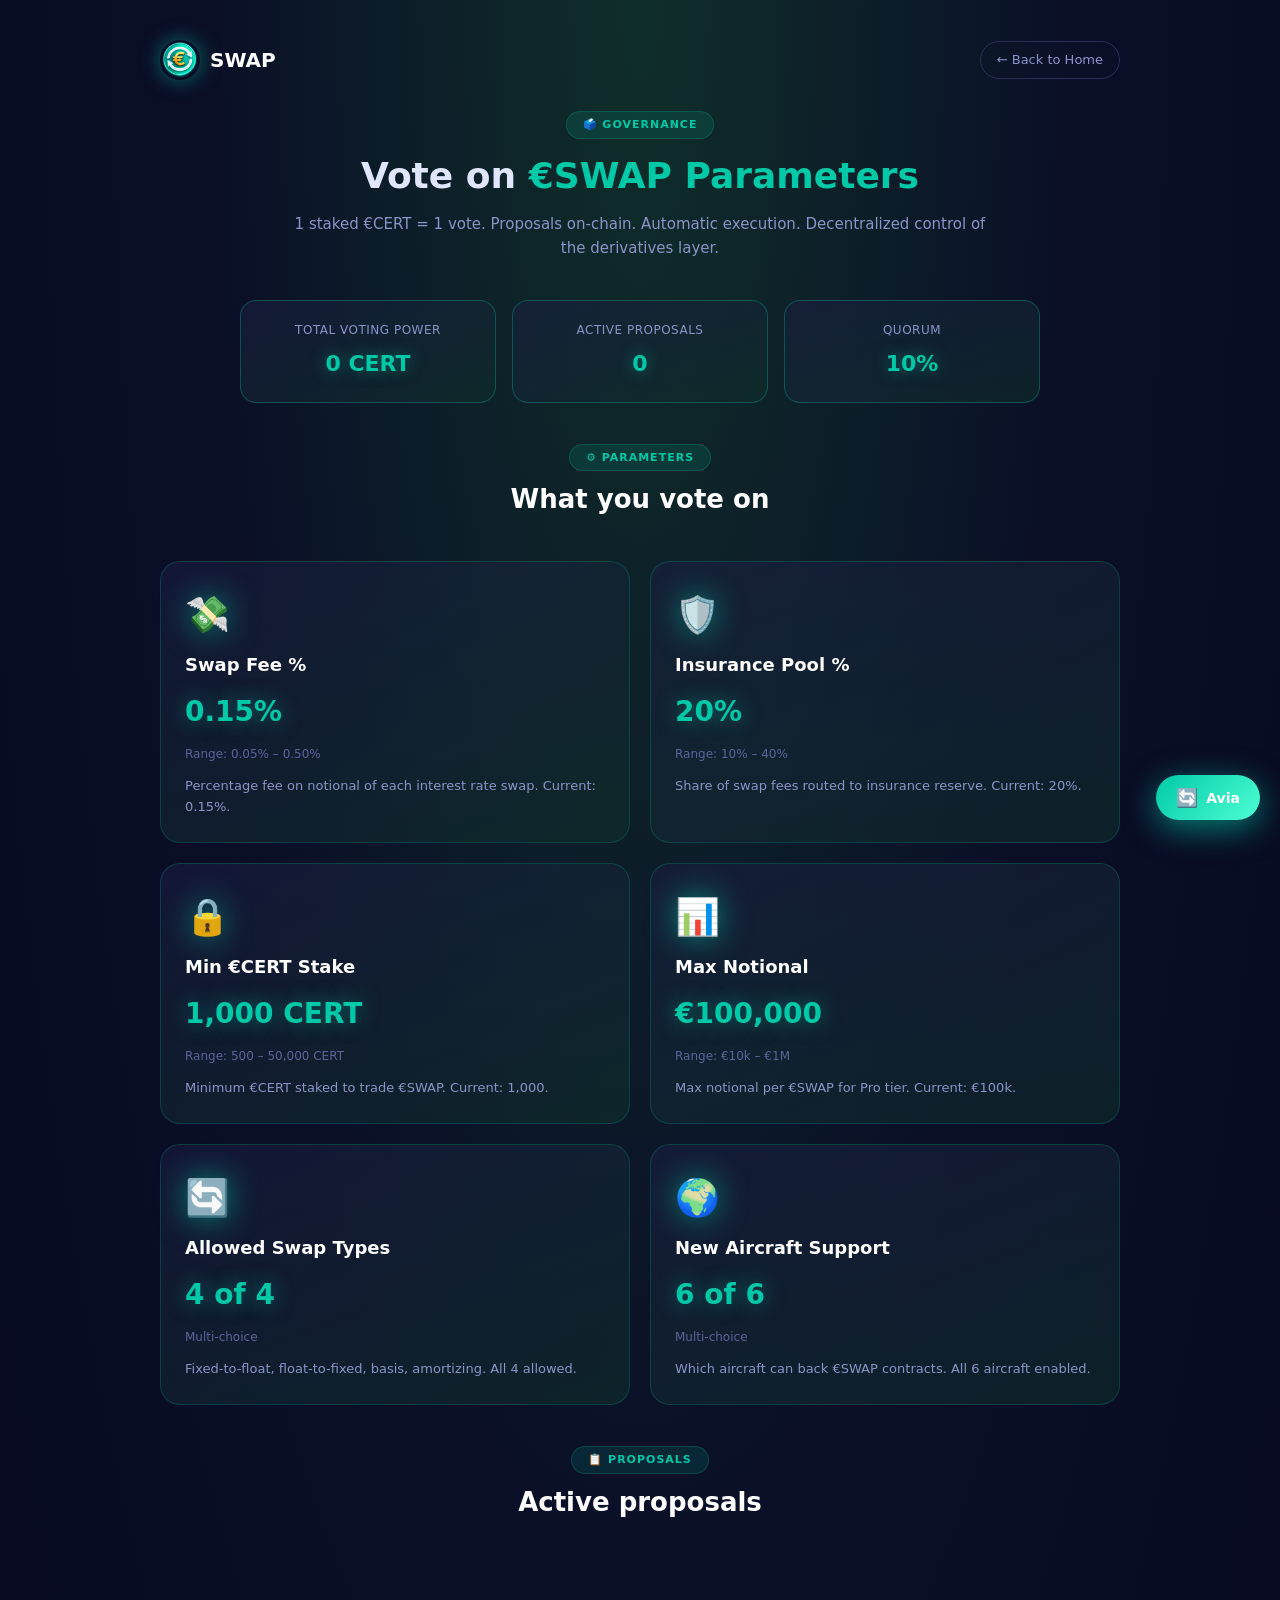
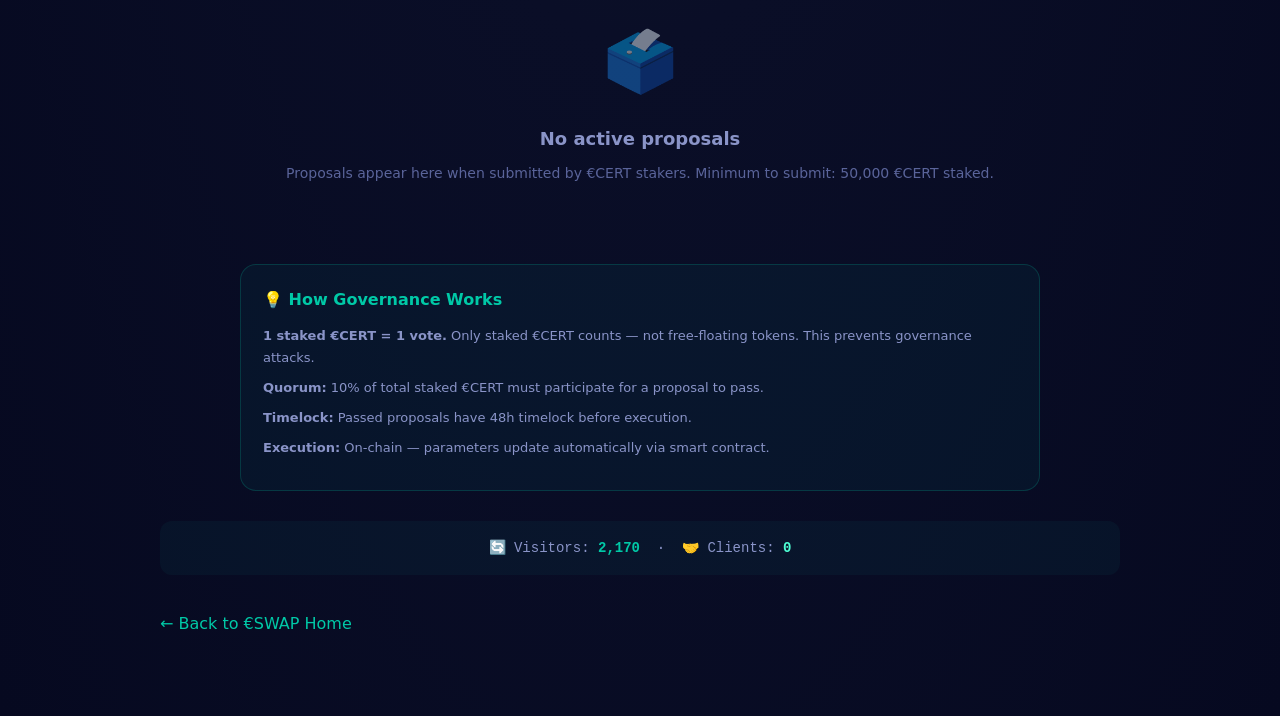
<file: governance.html>
<!DOCTYPE html>
<html lang="en">
<head>
<meta charset="UTF-8" />
<meta name="viewport" content="width=device-width, initial-scale=1.0"/>
<title>AviaSwap (€SWAP) — Governance</title>
<link rel="icon" href="swap_logo.png" />
<link rel="stylesheet" href="ai-agent.css" />
<style>
* { margin: 0; padding: 0; box-sizing: border-box; }
body { font-family: 'Segoe UI', system-ui, sans-serif; background: radial-gradient(ellipse at top, #0F2E2A 0%, #0A0E27 50%, #060920 100%); color: #E0E6FF; line-height: 1.6; padding: 40px 0 80px; }
.container { max-width: 1000px; margin: 0 auto; padding: 0 20px; }
.header-bar { display: flex; align-items: center; justify-content: space-between; margin-bottom: 30px; flex-wrap: wrap; gap: 12px; }
.logo { display: flex; align-items: center; gap: 10px; text-decoration: none; color: #fff; }
.logo img { height: 40px; width: auto; border-radius: 50%; box-shadow: 0 0 20px rgba(0,201,167,0.5); }
.logo span { font-size: 20px; font-weight: 700; }
.back-btn { color: #8A94C8; text-decoration: none; font-size: 13px; padding: 8px 16px; border: 1px solid #2A2F5A; border-radius: 20px; transition: 0.3s; }
.back-btn:hover { border-color: #00C9A7; color: #00C9A7; }

.section-header { text-align: center; margin-bottom: 40px; }
.section-tag { display: inline-block; background: rgba(0,201,167,0.12); color: #00C9A7; padding: 4px 16px; border-radius: 20px; font-size: 11px; font-weight: 600; text-transform: uppercase; letter-spacing: 1px; border: 1px solid rgba(0,201,167,0.2); }
.section-header h1 { font-size: 36px; font-weight: 700; margin: 8px 0; }
.section-header h1 .highlight { color: #00C9A7; }
.section-header p { color: #8A94C8; max-width: 700px; margin: 0 auto; font-size: 15px; }

.stats-row { display: grid; grid-template-columns: repeat(3, 1fr); gap: 16px; max-width: 800px; margin: 30px auto; }
.stat-box { background: linear-gradient(160deg, rgba(26,30,65,0.6), rgba(15,46,42,0.6)); border: 1px solid rgba(0,201,167,0.3); border-radius: 16px; padding: 20px 16px; text-align: center; }
.stat-box .stat-label { font-size: 12px; color: #8A94C8; text-transform: uppercase; letter-spacing: 0.5px; margin-bottom: 6px; }
.stat-box .stat-value { font-size: 22px; font-weight: 700; color: #00C9A7; text-shadow: 0 0 15px rgba(0,201,167,0.5); }

.params-grid { display: grid; grid-template-columns: repeat(2, 1fr); gap: 20px; margin: 30px 0; }
.param-card { background: linear-gradient(160deg, rgba(26,30,65,0.6), rgba(15,46,42,0.6)); border: 1px solid rgba(0,201,167,0.2); border-radius: 20px; padding: 24px; transition: 0.3s; }
.param-card:hover { border-color: #00C9A7; transform: translateY(-4px); }
.param-card .param-icon { font-size: 36px; margin-bottom: 8px; filter: drop-shadow(0 0 15px rgba(0,201,167,0.6)); }
.param-card h3 { color: #fff; font-size: 18px; margin-bottom: 8px; }
.param-card .current-value { font-size: 28px; font-weight: 800; color: #00C9A7; margin: 10px 0; text-shadow: 0 0 20px rgba(0,201,167,0.5); }
.param-card .range { font-size: 12px; color: #5A649A; margin-bottom: 12px; }
.param-card p { color: #8A94C8; font-size: 13px; }

.empty-state { text-align: center; padding: 50px 20px; color: #5A649A; }
.empty-state .empty-icon { font-size: 60px; margin-bottom: 16px; opacity: 0.5; }
.empty-state h3 { color: #8A94C8; font-size: 18px; margin-bottom: 8px; }
.empty-state p { font-size: 14px; }

.info-block { max-width: 800px; margin: 30px auto; background: rgba(0,201,167,0.05); border: 1px solid rgba(0,201,167,0.2); border-radius: 16px; padding: 22px; }
.info-block h3 { color: #00C9A7; font-size: 16px; margin-bottom: 12px; }
.info-block p { color: #8A94C8; font-size: 13px; line-height: 1.7; margin-bottom: 8px; }

.counter-box { text-align: center; padding: 16px; background: rgba(0,201,167,0.05); border-radius: 12px; margin: 20px 0; font-size: 14px; color: #8A94C8; font-family: 'Courier New', monospace; }
.counter-box .counter-visitors { color: #00C9A7; font-weight: 600; }
.counter-box .counter-clients { color: #4EFFD4; font-weight: 600; }
.back-link { display: inline-block; margin-top: 16px; color: #00C9A7; text-decoration: none; font-weight: 500; }
.back-link:hover { text-decoration: underline; }
@media (max-width: 800px) { .params-grid { grid-template-columns: 1fr; } .stats-row { grid-template-columns: 1fr; } }
@media (max-width: 768px) { .section-header h1 { font-size: 26px; } }
</style>
</head>
<body>
<div class="container">

  <div class="header-bar">
    <a href="index.html" class="logo">
      <img src="swap_logo.png" alt="AviaSwap" />
      <span>SWAP</span>
    </a>
    <a href="index.html" class="back-btn">← Back to Home</a>
  </div>

  <div class="section-header">
    <span class="section-tag">🗳️ Governance</span>
    <h1>Vote on <span class="highlight">€SWAP Parameters</span></h1>
    <p>1 staked €CERT = 1 vote. Proposals on-chain. Automatic execution. Decentralized control of the derivatives layer.</p>
  </div>

  <div class="stats-row">
    <div class="stat-box">
      <div class="stat-label">Total Voting Power</div>
      <div class="stat-value">0 CERT</div>
    </div>
    <div class="stat-box">
      <div class="stat-label">Active Proposals</div>
      <div class="stat-value">0</div>
    </div>
    <div class="stat-box">
      <div class="stat-label">Quorum</div>
      <div class="stat-value">10%</div>
    </div>
  </div>

  <div class="section-header" style="margin-top:40px;">
    <span class="section-tag">⚙️ Parameters</span>
    <h2 style="font-size:26px;color:#fff;margin:8px 0;">What you vote on</h2>
  </div>

  <div class="params-grid">

    <div class="param-card">
      <div class="param-icon">💸</div>
      <h3>Swap Fee %</h3>
      <div class="current-value">0.15%</div>
      <div class="range">Range: 0.05% – 0.50%</div>
      <p>Percentage fee on notional of each interest rate swap. Current: 0.15%.</p>
    </div>

    <div class="param-card">
      <div class="param-icon">🛡️</div>
      <h3>Insurance Pool %</h3>
      <div class="current-value">20%</div>
      <div class="range">Range: 10% – 40%</div>
      <p>Share of swap fees routed to insurance reserve. Current: 20%.</p>
    </div>

    <div class="param-card">
      <div class="param-icon">🔒</div>
      <h3>Min €CERT Stake</h3>
      <div class="current-value">1,000 CERT</div>
      <div class="range">Range: 500 – 50,000 CERT</div>
      <p>Minimum €CERT staked to trade €SWAP. Current: 1,000.</p>
    </div>

    <div class="param-card">
      <div class="param-icon">📊</div>
      <h3>Max Notional</h3>
      <div class="current-value">€100,000</div>
      <div class="range">Range: €10k – €1M</div>
      <p>Max notional per €SWAP for Pro tier. Current: €100k.</p>
    </div>

    <div class="param-card">
      <div class="param-icon">🔄</div>
      <h3>Allowed Swap Types</h3>
      <div class="current-value">4 of 4</div>
      <div class="range">Multi-choice</div>
      <p>Fixed-to-float, float-to-fixed, basis, amortizing. All 4 allowed.</p>
    </div>

    <div class="param-card">
      <div class="param-icon">🌍</div>
      <h3>New Aircraft Support</h3>
      <div class="current-value">6 of 6</div>
      <div class="range">Multi-choice</div>
      <p>Which aircraft can back €SWAP contracts. All 6 aircraft enabled.</p>
    </div>

  </div>

  <div class="section-header" style="margin-top:40px;">
    <span class="section-tag">📋 Proposals</span>
    <h2 style="font-size:26px;color:#fff;margin:8px 0;">Active proposals</h2>
  </div>

  <div class="empty-state">
    <div class="empty-icon">🗳️</div>
    <h3>No active proposals</h3>
    <p>Proposals appear here when submitted by €CERT stakers. Minimum to submit: 50,000 €CERT staked.</p>
  </div>

  <div class="info-block">
    <h3>💡 How Governance Works</h3>
    <p><strong>1 staked €CERT = 1 vote.</strong> Only staked €CERT counts — not free-floating tokens. This prevents governance attacks.</p>
    <p><strong>Quorum:</strong> 10% of total staked €CERT must participate for a proposal to pass.</p>
    <p><strong>Timelock:</strong> Passed proposals have 48h timelock before execution.</p>
    <p><strong>Execution:</strong> On-chain — parameters update automatically via smart contract.</p>
  </div>

  <div class="counter-box">
    🔄 Visitors: <span class="counter-visitors">2,030</span>
    &nbsp;·&nbsp;
    🤝 Clients: <span class="counter-clients">0</span>
  </div>

  <a href="index.html" class="back-link">← Back to €SWAP Home</a>
</div>

<script src="counter.js"></script>
<script src="ai-agent.js"></script>
</body>
</html>
</file>
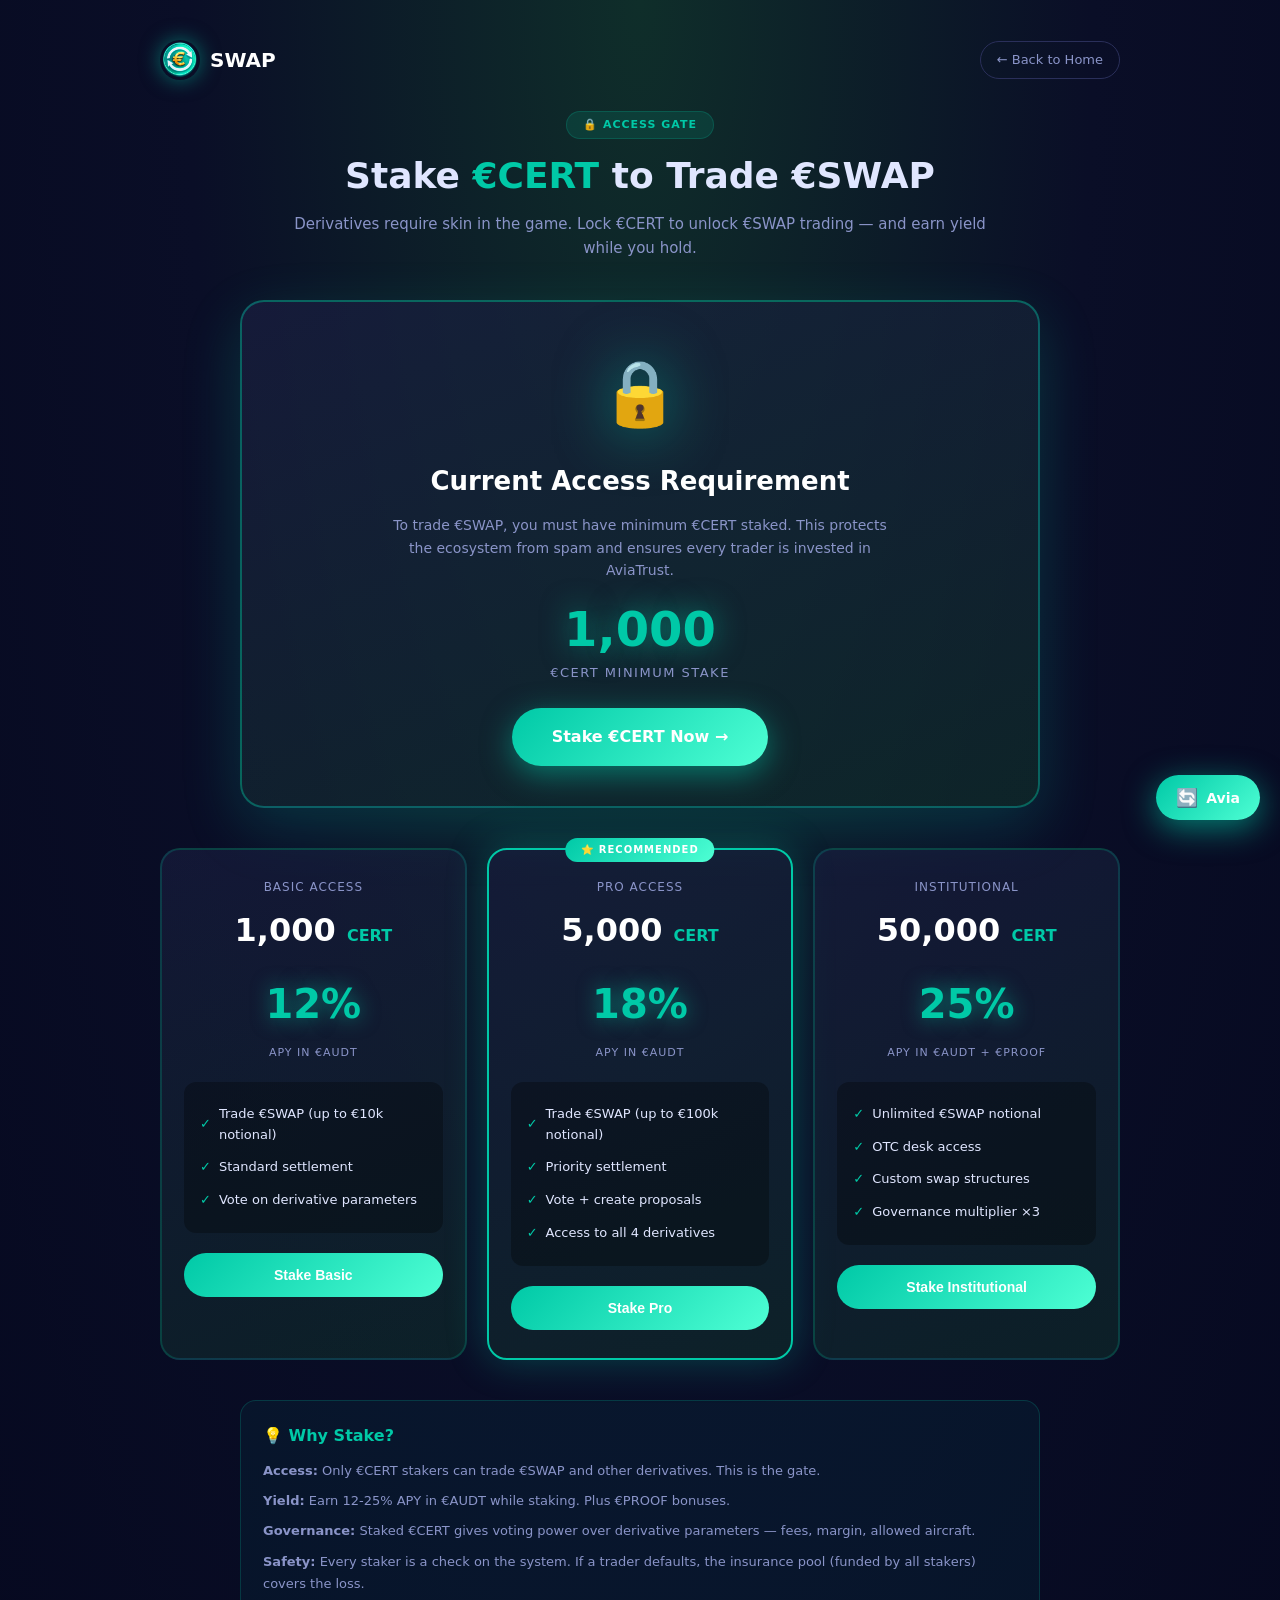
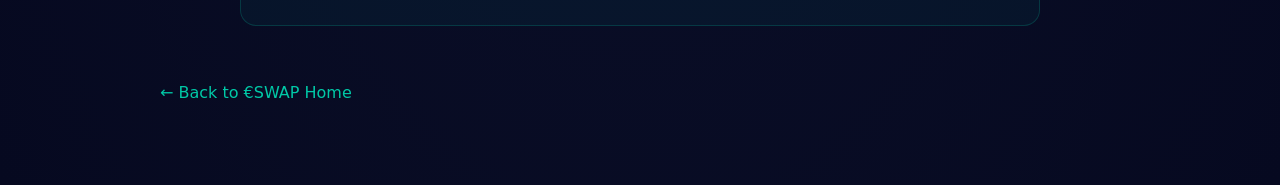
<file: staking.html>
<!DOCTYPE html>
<html lang="en">
<head>
<meta charset="UTF-8" />
<meta name="viewport" content="width=device-width, initial-scale=1.0"/>
<title>AviaSwap (€SWAP) — Stake €CERT for Access</title>
<link rel="icon" href="swap_logo.png" />
<link rel="stylesheet" href="ai-agent.css" />
<style>
* { margin: 0; padding: 0; box-sizing: border-box; }
body { font-family: 'Segoe UI', system-ui, sans-serif; background: radial-gradient(ellipse at top, #0F2E2A 0%, #0A0E27 50%, #060920 100%); color: #E0E6FF; line-height: 1.6; padding: 40px 0 80px; }
.container { max-width: 1000px; margin: 0 auto; padding: 0 20px; }
.header-bar { display: flex; align-items: center; justify-content: space-between; margin-bottom: 30px; flex-wrap: wrap; gap: 12px; }
.logo { display: flex; align-items: center; gap: 10px; text-decoration: none; color: #fff; }
.logo img { height: 40px; width: auto; border-radius: 50%; box-shadow: 0 0 20px rgba(0,201,167,0.5); }
.logo span { font-size: 20px; font-weight: 700; }
.back-btn { color: #8A94C8; text-decoration: none; font-size: 13px; padding: 8px 16px; border: 1px solid #2A2F5A; border-radius: 20px; transition: 0.3s; }
.back-btn:hover { border-color: #00C9A7; color: #00C9A7; }

.section-header { text-align: center; margin-bottom: 40px; }
.section-tag { display: inline-block; background: rgba(0,201,167,0.12); color: #00C9A7; padding: 4px 16px; border-radius: 20px; font-size: 11px; font-weight: 600; text-transform: uppercase; letter-spacing: 1px; border: 1px solid rgba(0,201,167,0.2); }
.section-header h1 { font-size: 36px; font-weight: 700; margin: 8px 0; }
.section-header h1 .highlight { color: #00C9A7; }
.section-header p { color: #8A94C8; max-width: 700px; margin: 0 auto; font-size: 15px; }

.access-gate { max-width: 800px; margin: 40px auto; background: linear-gradient(160deg, rgba(26,30,65,0.7), rgba(15,46,42,0.7)); border: 2px solid rgba(0,201,167,0.4); border-radius: 24px; padding: 40px 32px; text-align: center; box-shadow: 0 20px 60px rgba(0,201,167,0.2); }
.access-gate .lock-icon { font-size: 64px; margin-bottom: 16px; filter: drop-shadow(0 0 30px rgba(0,201,167,0.6)); }
.access-gate h2 { color: #fff; font-size: 26px; margin-bottom: 12px; }
.access-gate p { color: #8A94C8; font-size: 14px; margin-bottom: 24px; max-width: 500px; margin-left: auto; margin-right: auto; }
.access-gate .stake-amount { font-size: 48px; font-weight: 900; color: #00C9A7; text-shadow: 0 0 30px rgba(0,201,167,0.6); margin: 20px 0 10px; line-height: 1; }
.access-gate .stake-label { font-size: 13px; color: #8A94C8; text-transform: uppercase; letter-spacing: 1.5px; margin-bottom: 24px; }
.access-gate .stake-btn { display: inline-block; background: linear-gradient(135deg, #00C9A7, #4EFFD4); color: #fff; padding: 16px 40px; border-radius: 30px; font-weight: 700; font-size: 16px; text-decoration: none; box-shadow: 0 8px 30px rgba(0,201,167,0.5); transition: 0.3s; border: none; cursor: pointer; }
.access-gate .stake-btn:hover { transform: translateY(-3px); box-shadow: 0 12px 40px rgba(0,201,167,0.8); }

.tiers-grid { display: grid; grid-template-columns: repeat(3, 1fr); gap: 20px; margin: 40px 0; }
.tier-card { background: linear-gradient(160deg, rgba(26,30,65,0.6), rgba(15,46,42,0.6)); border: 2px solid rgba(0,201,167,0.2); border-radius: 20px; padding: 28px 22px; text-align: center; transition: 0.3s; position: relative; }
.tier-card:hover { border-color: #00C9A7; transform: translateY(-6px); box-shadow: 0 20px 50px rgba(0,201,167,0.3); }
.tier-card.featured { border-color: #00C9A7; box-shadow: 0 0 40px rgba(0,201,167,0.3); }
.tier-card.featured::before { content: '⭐ RECOMMENDED'; position: absolute; top: -12px; left: 50%; transform: translateX(-50%); background: linear-gradient(135deg, #00C9A7, #4EFFD4); color: #fff; padding: 4px 16px; border-radius: 20px; font-size: 10px; font-weight: 700; letter-spacing: 1px; }
.tier-card .tier-name { font-size: 12px; color: #8A94C8; text-transform: uppercase; letter-spacing: 1px; margin-bottom: 8px; }
.tier-card .tier-amount { font-size: 32px; font-weight: 800; color: #fff; margin-bottom: 4px; }
.tier-card .tier-amount .unit { font-size: 16px; color: #00C9A7; }
.tier-card .tier-apy { font-size: 40px; font-weight: 800; color: #00C9A7; margin: 16px 0 8px; text-shadow: 0 0 20px rgba(0,201,167,0.6); }
.tier-card .tier-apy-label { font-size: 11px; color: #8A94C8; text-transform: uppercase; letter-spacing: 1px; }
.tier-card ul { list-style: none; margin: 20px 0; text-align: left; padding: 16px; background: rgba(0,0,0,0.3); border-radius: 12px; }
.tier-card ul li { color: #E0E6FF; font-size: 13px; padding: 6px 0; display: flex; align-items: center; gap: 8px; }
.tier-card ul li::before { content: '✓'; color: #00C9A7; font-weight: 700; flex-shrink: 0; }
.tier-card .tier-btn { display: block; width: 100%; background: linear-gradient(135deg, #00C9A7, #4EFFD4); color: #fff; padding: 14px 20px; border-radius: 30px; font-weight: 700; font-size: 14px; text-decoration: none; margin-top: 12px; transition: 0.3s; border: none; cursor: pointer; }
.tier-card .tier-btn:hover { transform: scale(1.03); box-shadow: 0 8px 25px rgba(0,201,167,0.6); }

.info-block { max-width: 800px; margin: 30px auto; background: rgba(0,201,167,0.05); border: 1px solid rgba(0,201,167,0.2); border-radius: 16px; padding: 22px; }
.info-block h3 { color: #00C9A7; font-size: 16px; margin-bottom: 12px; }
.info-block p { color: #8A94C8; font-size: 13px; line-height: 1.7; margin-bottom: 8px; }

.back-link { display: inline-block; margin-top: 24px; color: #00C9A7; text-decoration: none; font-weight: 500; }
.back-link:hover { text-decoration: underline; }
.center { text-align: center; }

@media (max-width: 800px) { .tiers-grid { grid-template-columns: 1fr; } }
</style>
</head>
<body>
<div class="container">

  <div class="header-bar">
    <a href="index.html" class="logo">
      <img src="swap_logo.png" alt="AviaSwap" />
      <span>SWAP</span>
    </a>
    <a href="index.html" class="back-btn">← Back to Home</a>
  </div>

  <div class="section-header">
    <span class="section-tag">🔒 Access Gate</span>
    <h1>Stake <span class="highlight">€CERT</span> to Trade €SWAP</h1>
    <p>Derivatives require skin in the game. Lock €CERT to unlock €SWAP trading — and earn yield while you hold.</p>
  </div>

  <div class="access-gate">
    <div class="lock-icon">🔒</div>
    <h2>Current Access Requirement</h2>
    <p>To trade €SWAP, you must have minimum €CERT staked. This protects the ecosystem from spam and ensures every trader is invested in AviaTrust.</p>
    <div class="stake-amount">1,000</div>
    <div class="stake-label">€CERT minimum stake</div>
    <a href="https://aviabank.github.io/cert/staking.html" target="_blank" class="stake-btn">Stake €CERT Now →</a>
  </div>

  <div class="tiers-grid">

    <div class="tier-card">
      <div class="tier-name">Basic Access</div>
      <div class="tier-amount">1,000 <span class="unit">CERT</span></div>
      <div class="tier-apy">12%</div>
      <div class="tier-apy-label">APY in €AUDT</div>
      <ul>
        <li>Trade €SWAP (up to €10k notional)</li>
        <li>Standard settlement</li>
        <li>Vote on derivative parameters</li>
      </ul>
      <button class="tier-btn" onclick="alert('Connect wallet to stake. This is a preview.')">Stake Basic</button>
    </div>

    <div class="tier-card featured">
      <div class="tier-name">Pro Access</div>
      <div class="tier-amount">5,000 <span class="unit">CERT</span></div>
      <div class="tier-apy">18%</div>
      <div class="tier-apy-label">APY in €AUDT</div>
      <ul>
        <li>Trade €SWAP (up to €100k notional)</li>
        <li>Priority settlement</li>
        <li>Vote + create proposals</li>
        <li>Access to all 4 derivatives</li>
      </ul>
      <button class="tier-btn" onclick="alert('Connect wallet to stake. This is a preview.')">Stake Pro</button>
    </div>

    <div class="tier-card">
      <div class="tier-name">Institutional</div>
      <div class="tier-amount">50,000 <span class="unit">CERT</span></div>
      <div class="tier-apy">25%</div>
      <div class="tier-apy-label">APY in €AUDT + €PROOF</div>
      <ul>
        <li>Unlimited €SWAP notional</li>
        <li>OTC desk access</li>
        <li>Custom swap structures</li>
        <li>Governance multiplier ×3</li>
      </ul>
      <button class="tier-btn" onclick="alert('Connect wallet to stake. This is a preview.')">Stake Institutional</button>
    </div>

  </div>

  <div class="info-block">
    <h3>💡 Why Stake?</h3>
    <p><strong>Access:</strong> Only €CERT stakers can trade €SWAP and other derivatives. This is the gate.</p>
    <p><strong>Yield:</strong> Earn 12-25% APY in €AUDT while staking. Plus €PROOF bonuses.</p>
    <p><strong>Governance:</strong> Staked €CERT gives voting power over derivative parameters — fees, margin, allowed aircraft.</p>
    <p><strong>Safety:</strong> Every staker is a check on the system. If a trader defaults, the insurance pool (funded by all stakers) covers the loss.</p>
  </div>

  <a href="index.html" class="back-link">← Back to €SWAP Home</a>
</div>

<script src="counter.js"></script>
<script src="ai-agent.js"></script>

</body>
</html>
</file>
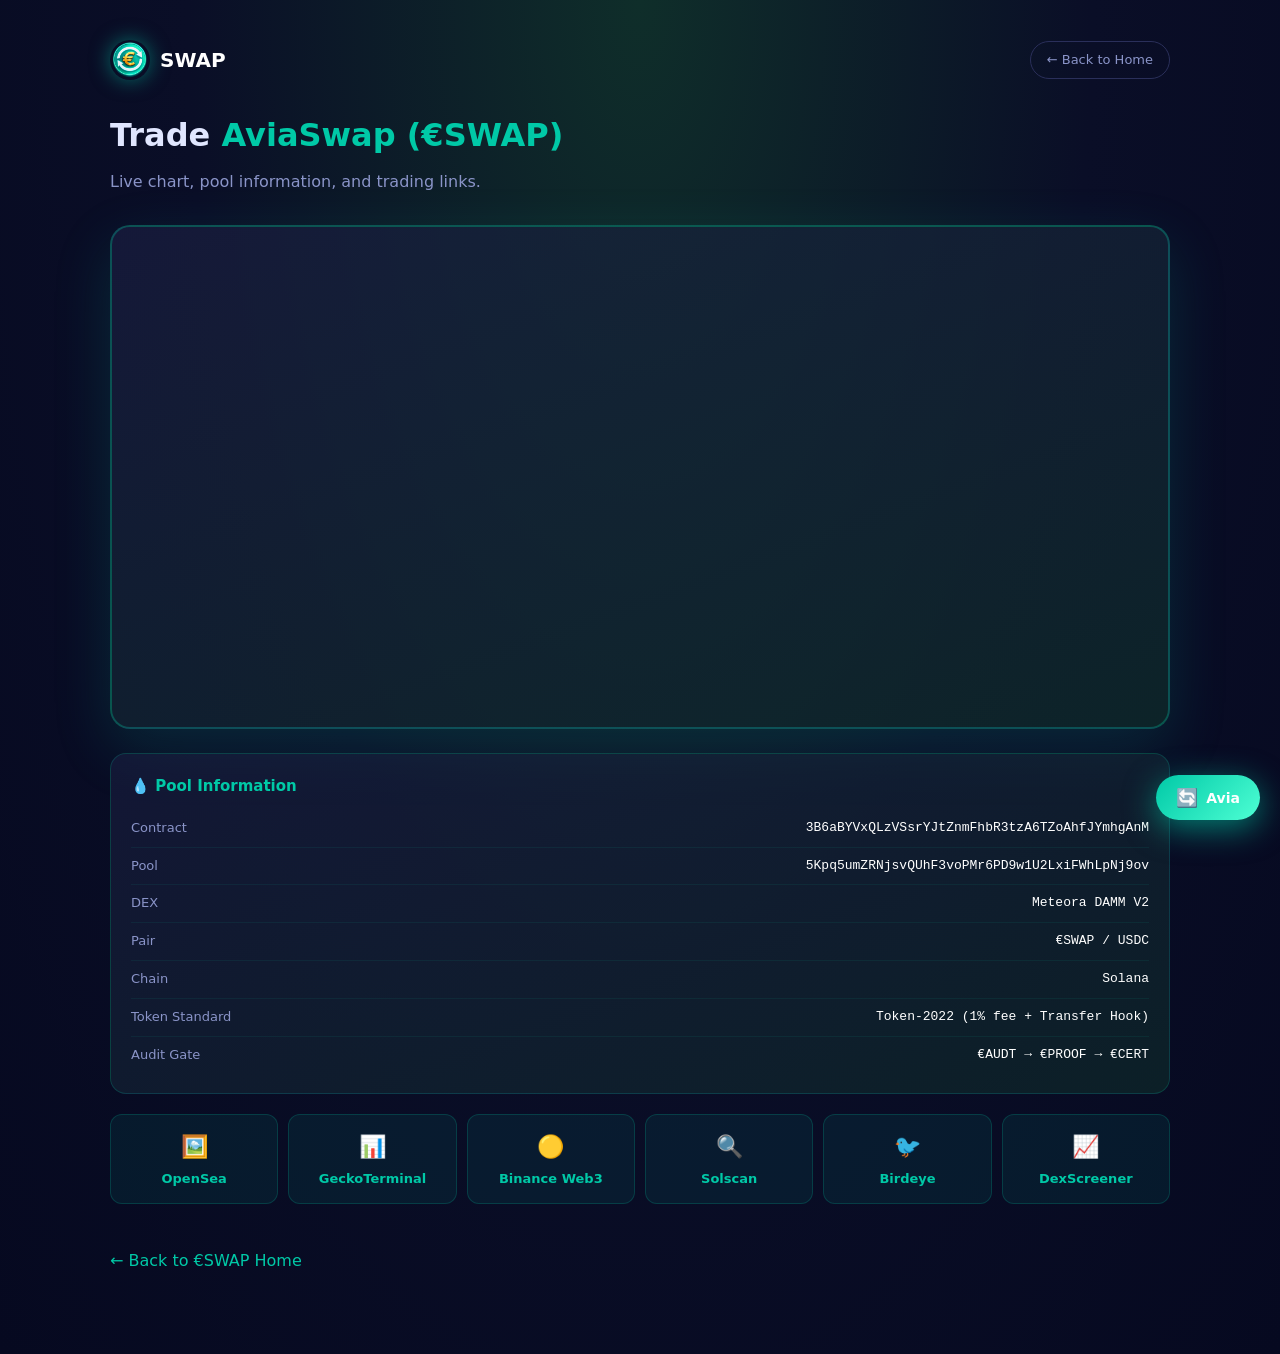
<file: trade.html>
<!DOCTYPE html>
<html lang="en">
<head>
<meta charset="UTF-8" />
<meta name="viewport" content="width=device-width, initial-scale=1.0"/>
<title>Trade AviaSwap (€SWAP) — Live Chart & Pool</title>
<link rel="icon" href="swap_logo.png" />
<link rel="stylesheet" href="ai-agent.css" />
<style>
* { margin: 0; padding: 0; box-sizing: border-box; }
body { font-family: 'Segoe UI', system-ui, sans-serif; background: radial-gradient(ellipse at top, #0F2E2A 0%, #0A0E27 50%, #060920 100%); color: #E0E6FF; line-height: 1.6; padding: 40px 0 80px; }
.container { max-width: 1100px; margin: 0 auto; padding: 0 20px; }
.header-bar { display: flex; align-items: center; justify-content: space-between; margin-bottom: 30px; flex-wrap: wrap; gap: 12px; }
.logo { display: flex; align-items: center; gap: 10px; text-decoration: none; color: #fff; }
.logo img { height: 40px; width: auto; border-radius: 50%; box-shadow: 0 0 20px rgba(0,201,167,0.5); }
.logo span { font-size: 20px; font-weight: 700; }
.back-btn { color: #8A94C8; text-decoration: none; font-size: 13px; padding: 8px 16px; border: 1px solid #2A2F5A; border-radius: 20px; transition: 0.3s; }
.back-btn:hover { border-color: #00C9A7; color: #00C9A7; }

h1 { font-size: 32px; margin-bottom: 8px; }
h1 .highlight { color: #00C9A7; }
.sub { color: #8A94C8; margin-bottom: 30px; }

.chart-embed { background: linear-gradient(160deg, rgba(26,30,65,0.7), rgba(15,46,42,0.7)); border: 2px solid rgba(0,201,167,0.3); border-radius: 20px; overflow: hidden; margin-bottom: 24px; box-shadow: 0 20px 60px rgba(0,201,167,0.15); }
.chart-embed iframe { width: 100%; height: 500px; border: none; display: block; }

.pool-card { background: linear-gradient(160deg, rgba(26,30,65,0.6), rgba(15,46,42,0.6)); border: 1px solid rgba(0,201,167,0.2); border-radius: 16px; padding: 20px; margin-bottom: 16px; }
.pool-card h3 { color: #00C9A7; font-size: 15px; margin-bottom: 12px; }
.pool-card .row { display: flex; justify-content: space-between; padding: 8px 0; border-bottom: 1px solid rgba(0,201,167,0.08); font-size: 13px; gap: 12px; flex-wrap: wrap; }
.pool-card .row:last-child { border-bottom: none; }
.pool-card .row .label { color: #8A94C8; }
.pool-card .row .value { color: #fff; font-family: 'Courier New', monospace; word-break: break-all; text-align: right; }

.links-grid { display: grid; grid-template-columns: repeat(auto-fit, minmax(150px, 1fr)); gap: 10px; margin: 20px 0; }
.links-grid a { display: block; text-align: center; padding: 14px 10px; border-radius: 12px; background: rgba(0,201,167,0.08); border: 1px solid rgba(0,201,167,0.2); color: #00C9A7; text-decoration: none; font-size: 13px; font-weight: 600; transition: 0.3s; }
.links-grid a:hover { background: rgba(0,201,167,0.2); border-color: #00C9A7; transform: translateY(-2px); }
.links-grid a .icon { display: block; font-size: 22px; margin-bottom: 4px; }

.back-link { display: inline-block; margin-top: 24px; color: #00C9A7; text-decoration: none; font-weight: 500; }
.back-link:hover { text-decoration: underline; }
</style>
</head>
<body>
<div class="container">

  <div class="header-bar">
    <a href="index.html" class="logo">
      <img src="swap_logo.png" alt="AviaSwap" />
      <span>SWAP</span>
    </a>
    <a href="index.html" class="back-btn">← Back to Home</a>
  </div>

  <h1>Trade <span class="highlight">AviaSwap (€SWAP)</span></h1>
  <p class="sub">Live chart, pool information, and trading links.</p>

  <div class="chart-embed">
    <iframe
      src="https://www.geckoterminal.com/solana/pools/5Kpq5umZRNjsvQUhF3voPMr6PD9w1U2LxiFWhLpNj9ov?embed=1&info=0&swaps=0"
      title="€SWAP Live Chart"
      loading="lazy">
    </iframe>
  </div>

  <div class="pool-card">
    <h3>💧 Pool Information</h3>
    <div class="row">
      <span class="label">Contract</span>
      <span class="value">3B6aBYVxQLzVSsrYJtZnmFhbR3tzA6TZoAhfJYmhgAnM</span>
    </div>
    <div class="row">
      <span class="label">Pool</span>
      <span class="value">5Kpq5umZRNjsvQUhF3voPMr6PD9w1U2LxiFWhLpNj9ov</span>
    </div>
    <div class="row">
      <span class="label">DEX</span>
      <span class="value">Meteora DAMM V2</span>
    </div>
    <div class="row">
      <span class="label">Pair</span>
      <span class="value">€SWAP / USDC</span>
    </div>
    <div class="row">
      <span class="label">Chain</span>
      <span class="value">Solana</span>
    </div>
    <div class="row">
      <span class="label">Token Standard</span>
      <span class="value">Token-2022 (1% fee + Transfer Hook)</span>
    </div>
    <div class="row">
      <span class="label">Audit Gate</span>
      <span class="value">€AUDT → €PROOF → €CERT</span>
    </div>
  </div>

  <div class="links-grid">
    <a href="https://opensea.io/token/solana/3B6aBYVxQLzVSsrYJtZnmFhbR3tzA6TZoAhfJYmhgAnM" target="_blank">
      <span class="icon">🖼️</span> OpenSea
    </a>
    <a href="https://www.geckoterminal.com/solana/pools/5Kpq5umZRNjsvQUhF3voPMr6PD9w1U2LxiFWhLpNj9ov" target="_blank">
      <span class="icon">📊</span> GeckoTerminal
    </a>
    <a href="https://app.binance.com/uni-qr/web3-token-details?tokenCA=3B6aBYVxQLzVSsrYJtZnmFhbR3tzA6TZoAhfJYmhgAnM&binanceChainId=CT_501&chain=sol" target="_blank">
      <span class="icon">🟡</span> Binance Web3
    </a>
    <a href="https://solscan.io/token/3B6aBYVxQLzVSsrYJtZnmFhbR3tzA6TZoAhfJYmhgAnM" target="_blank">
      <span class="icon">🔍</span> Solscan
    </a>
    <a href="https://birdeye.so/token/3B6aBYVxQLzVSsrYJtZnmFhbR3tzA6TZoAhfJYmhgAnM?chain=solana" target="_blank">
      <span class="icon">🐦</span> Birdeye
    </a>
    <a href="https://dexscreener.com/solana/5Kpq5umZRNjsvQUhF3voPMr6PD9w1U2LxiFWhLpNj9ov" target="_blank">
      <span class="icon">📈</span> DexScreener
    </a>
  </div>

  <a href="index.html" class="back-link">← Back to €SWAP Home</a>
</div>

<script src="counter.js"></script>
<script src="ai-agent.js"></script>

</body>
</html>
</file>
<file: ai-agent.css>
/* Avia — AI Agent styles for €SWAP */
.avia-btn {
  position: fixed; right: 20px; bottom: 80px; z-index: 9998;
  background: linear-gradient(135deg, #00C9A7 0%, #4EFFD4 100%);
  color: #fff; border: none; border-radius: 50px;
  padding: 12px 20px; font-weight: 700; font-size: 14px; cursor: pointer;
  display: flex; align-items: center; gap: 8px;
  box-shadow: 0 8px 32px rgba(0,201,167,0.6); transition: 0.3s;
  font-family: 'Segoe UI', system-ui, sans-serif;
}
.avia-btn:hover { transform: translateY(-3px); box-shadow: 0 12px 40px rgba(0,201,167,0.9); }
.avia-btn-hidden { opacity: 0; pointer-events: none; transform: scale(0.8); }
.avia-btn-icon { font-size: 18px; }

.avia-window {
  position: fixed; right: 20px; bottom: 80px;
  width: 400px; max-width: calc(100vw - 40px);
  height: 600px; max-height: calc(100vh - 120px);
  background: linear-gradient(160deg, #0A0E27 0%, #0F2E2A 100%);
  border: 1px solid rgba(0,201,167,0.4); border-radius: 20px;
  z-index: 9999; display: flex; flex-direction: column; overflow: hidden;
  opacity: 0; transform: translateY(20px) scale(0.95); pointer-events: none;
  transition: 0.3s; box-shadow: 0 20px 60px rgba(0,0,0,0.8), 0 0 40px rgba(0,201,167,0.3);
  font-family: 'Segoe UI', system-ui, sans-serif;
}
.avia-window.avia-open { opacity: 1; transform: translateY(0) scale(1); pointer-events: auto; }

.avia-header {
  display: flex; align-items: center; justify-content: space-between;
  padding: 14px 16px; background: rgba(15,46,42,0.8); border-bottom: 1px solid rgba(0,201,167,0.3);
}
.avia-header-left { display: flex; align-items: center; gap: 10px; }
.avia-avatar { width: 36px; height: 36px; border-radius: 50%; border: 2px solid #00C9A7; object-fit: cover; }
.avia-name { font-size: 15px; font-weight: 700; color: #fff; }
.avia-status { font-size: 11px; color: #8A94C8; }
.avia-close { background: transparent; border: none; color: #8A94C8; font-size: 26px; cursor: pointer; line-height: 1; padding: 0 6px; }
.avia-close:hover { color: #00C9A7; }

.avia-messages { flex: 1; overflow-y: auto; padding: 16px; display: flex; flex-direction: column; gap: 10px; }
.avia-messages::-webkit-scrollbar { width: 6px; }
.avia-messages::-webkit-scrollbar-thumb { background: rgba(0,201,167,0.3); border-radius: 3px; }

.avia-msg { display: flex; max-width: 92%; }
.avia-msg-user { align-self: flex-end; justify-content: flex-end; }
.avia-msg-agent { align-self: flex-start; }

.avia-bubble { padding: 10px 14px; border-radius: 14px; font-size: 13px; line-height: 1.55; word-wrap: break-word; }
.avia-msg-user .avia-bubble { background: linear-gradient(135deg, #00C9A7 0%, #4EFFD4 100%); color: #fff; border-bottom-right-radius: 4px; font-weight: 500; }
.avia-msg-agent .avia-bubble { background: rgba(15,46,42,0.9); color: #E0E6FF; border: 1px solid rgba(0,201,167,0.2); border-bottom-left-radius: 4px; }
.avia-msg-agent .avia-bubble strong { color: #00C9A7; }
.avia-msg-agent .avia-bubble code { background: rgba(0,201,167,0.1); color: #4EFFD4; padding: 1px 6px; border-radius: 4px; font-family: 'Courier New', monospace; font-size: 11px; word-break: break-all; }
.avia-msg-agent .avia-bubble a { color: #4EFFD4; text-decoration: none; word-break: break-all; }
.avia-msg-agent .avia-bubble a:hover { text-decoration: underline; }

.avia-suggestions { display: flex; flex-wrap: wrap; gap: 6px; padding: 10px 16px; border-top: 1px solid rgba(0,201,167,0.2); max-height: 160px; overflow-y: auto; }
.avia-suggestion { background: rgba(0,201,167,0.08); border: 1px solid rgba(0,201,167,0.25); color: #00C9A7; padding: 6px 10px; border-radius: 20px; font-size: 11px; cursor: pointer; transition: 0.2s; font-family: 'Segoe UI', system-ui, sans-serif; white-space: nowrap; }
.avia-suggestion:hover { background: rgba(0,201,167,0.2); border-color: #00C9A7; }

.avia-external { display: flex; gap: 6px; padding: 10px 16px; border-top: 1px solid rgba(0,201,167,0.2); background: rgba(6,9,32,0.6); }
.avia-external a { flex: 1; text-align: center; padding: 8px 6px; border-radius: 10px; background: rgba(0,201,167,0.08); border: 1px solid rgba(0,201,167,0.2); color: #00C9A7; text-decoration: none; font-size: 11px; font-weight: 600; transition: 0.2s; }
.avia-external a:hover { background: rgba(0,201,167,0.2); border-color: #00C9A7; }

.avia-footer { text-align: center; padding: 8px 12px; font-size: 10px; color: #3A406A; background: rgba(6,9,32,0.8); border-top: 1px solid rgba(0,201,167,0.2); }

@media (max-width: 480px) {
  .avia-window { right: 10px; bottom: 10px; width: calc(100vw - 20px); height: calc(100vh - 20px); max-height: calc(100vh - 20px); border-radius: 16px; }
  .avia-btn { right: 12px; bottom: 72px; padding: 10px 16px; font-size: 13px; }
  .avia-btn-label { display: none; }
}
</file>
